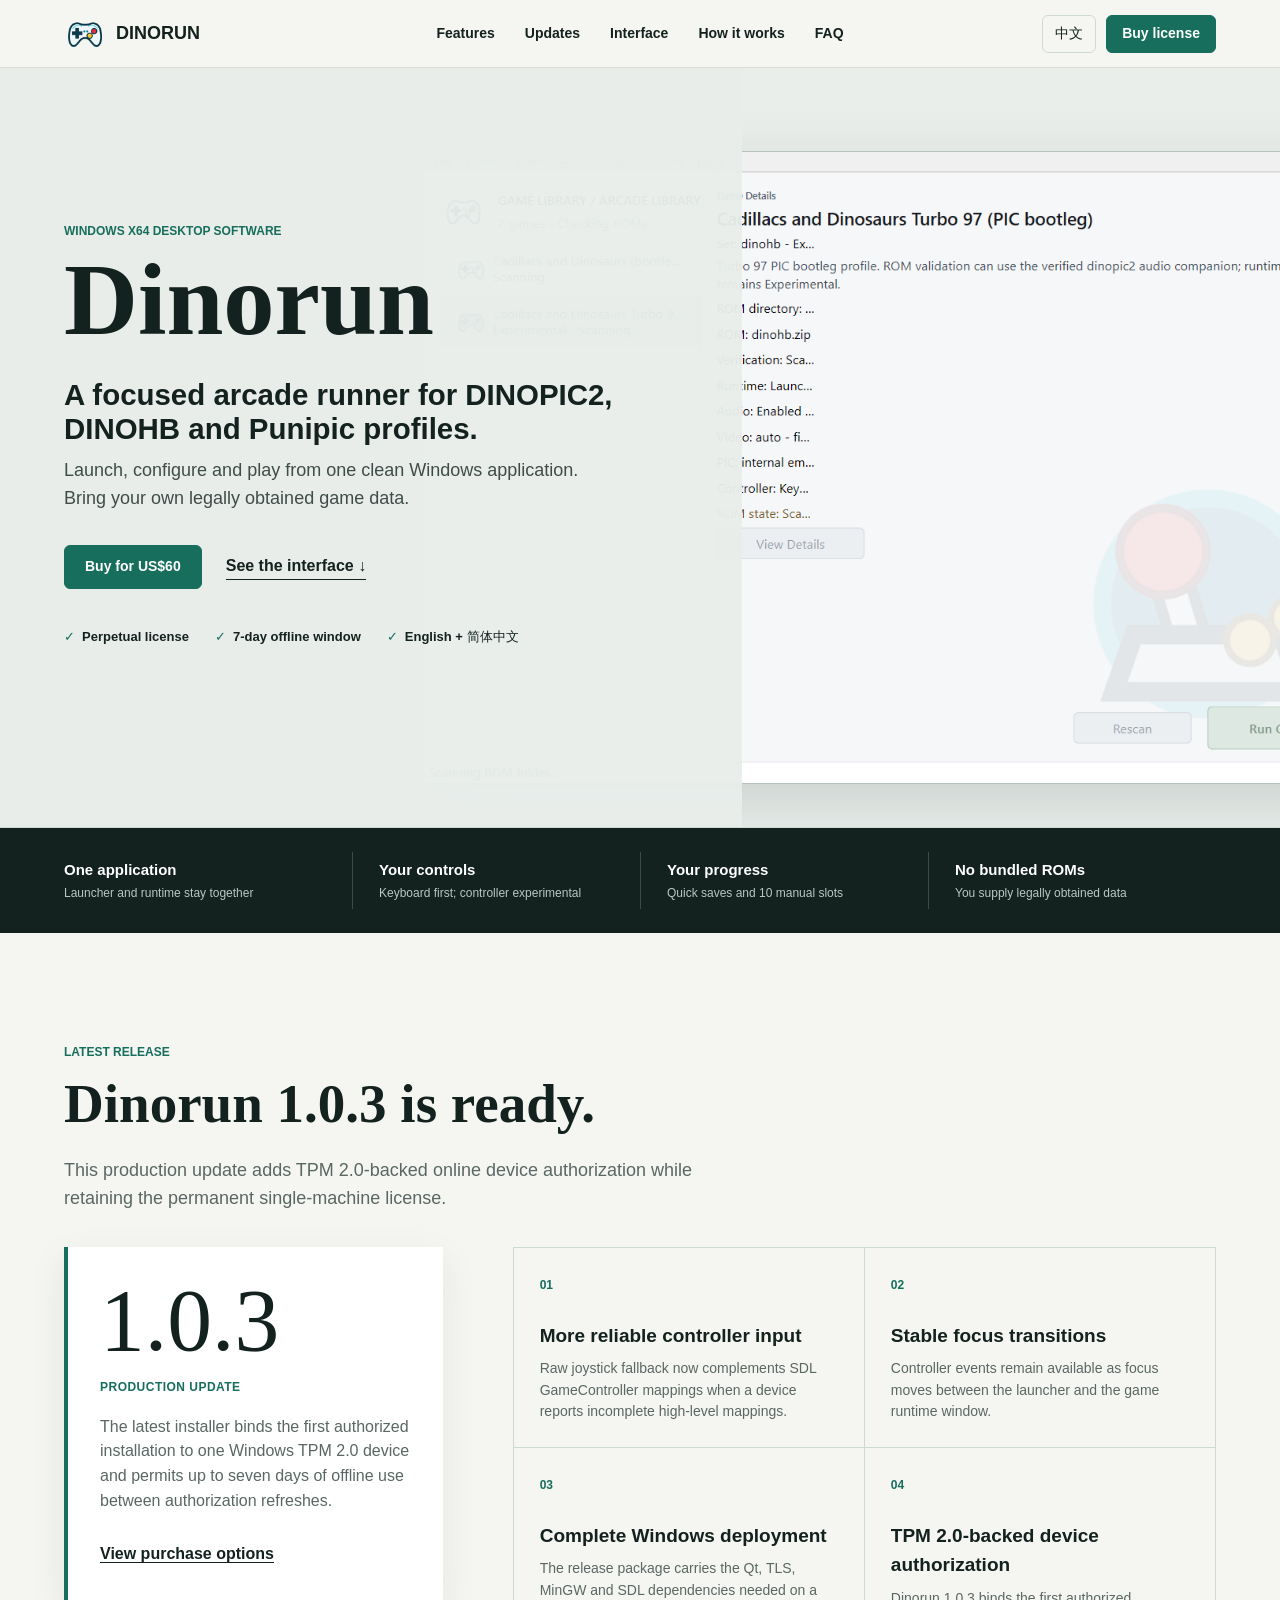
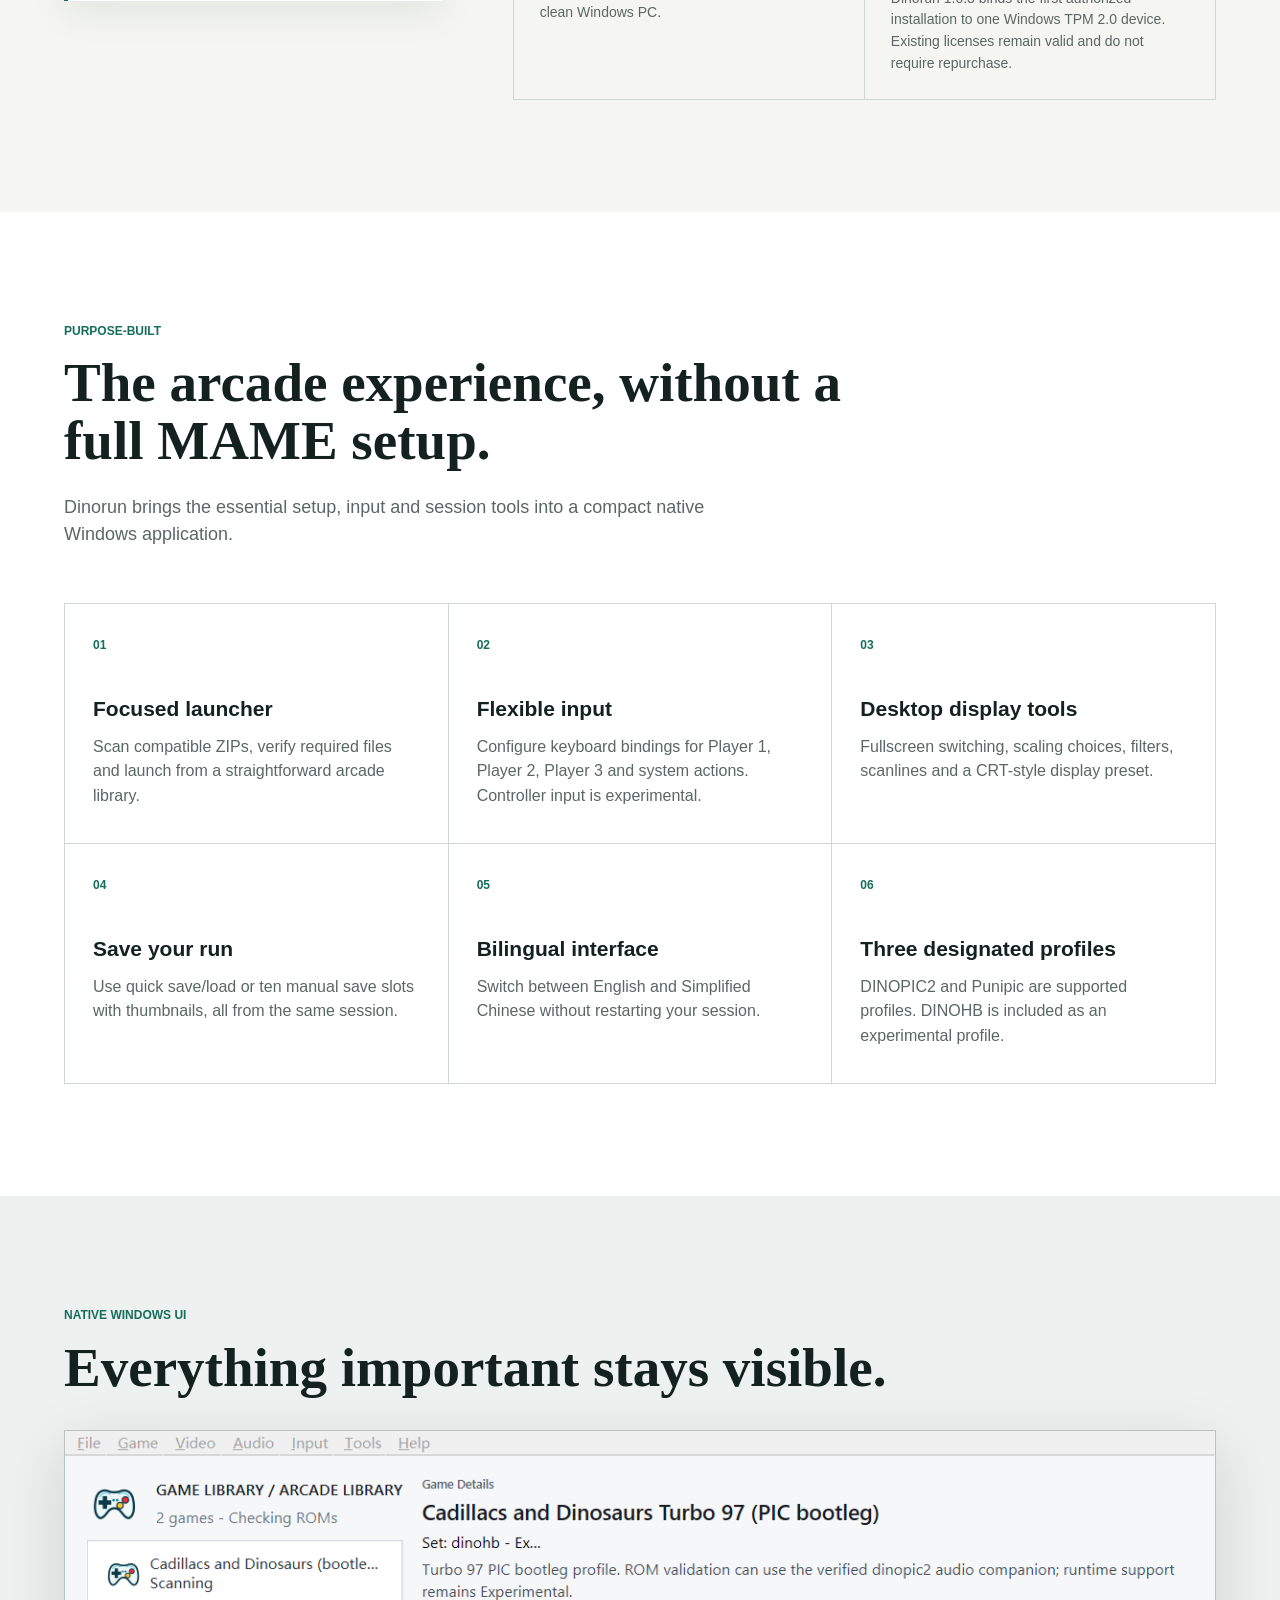
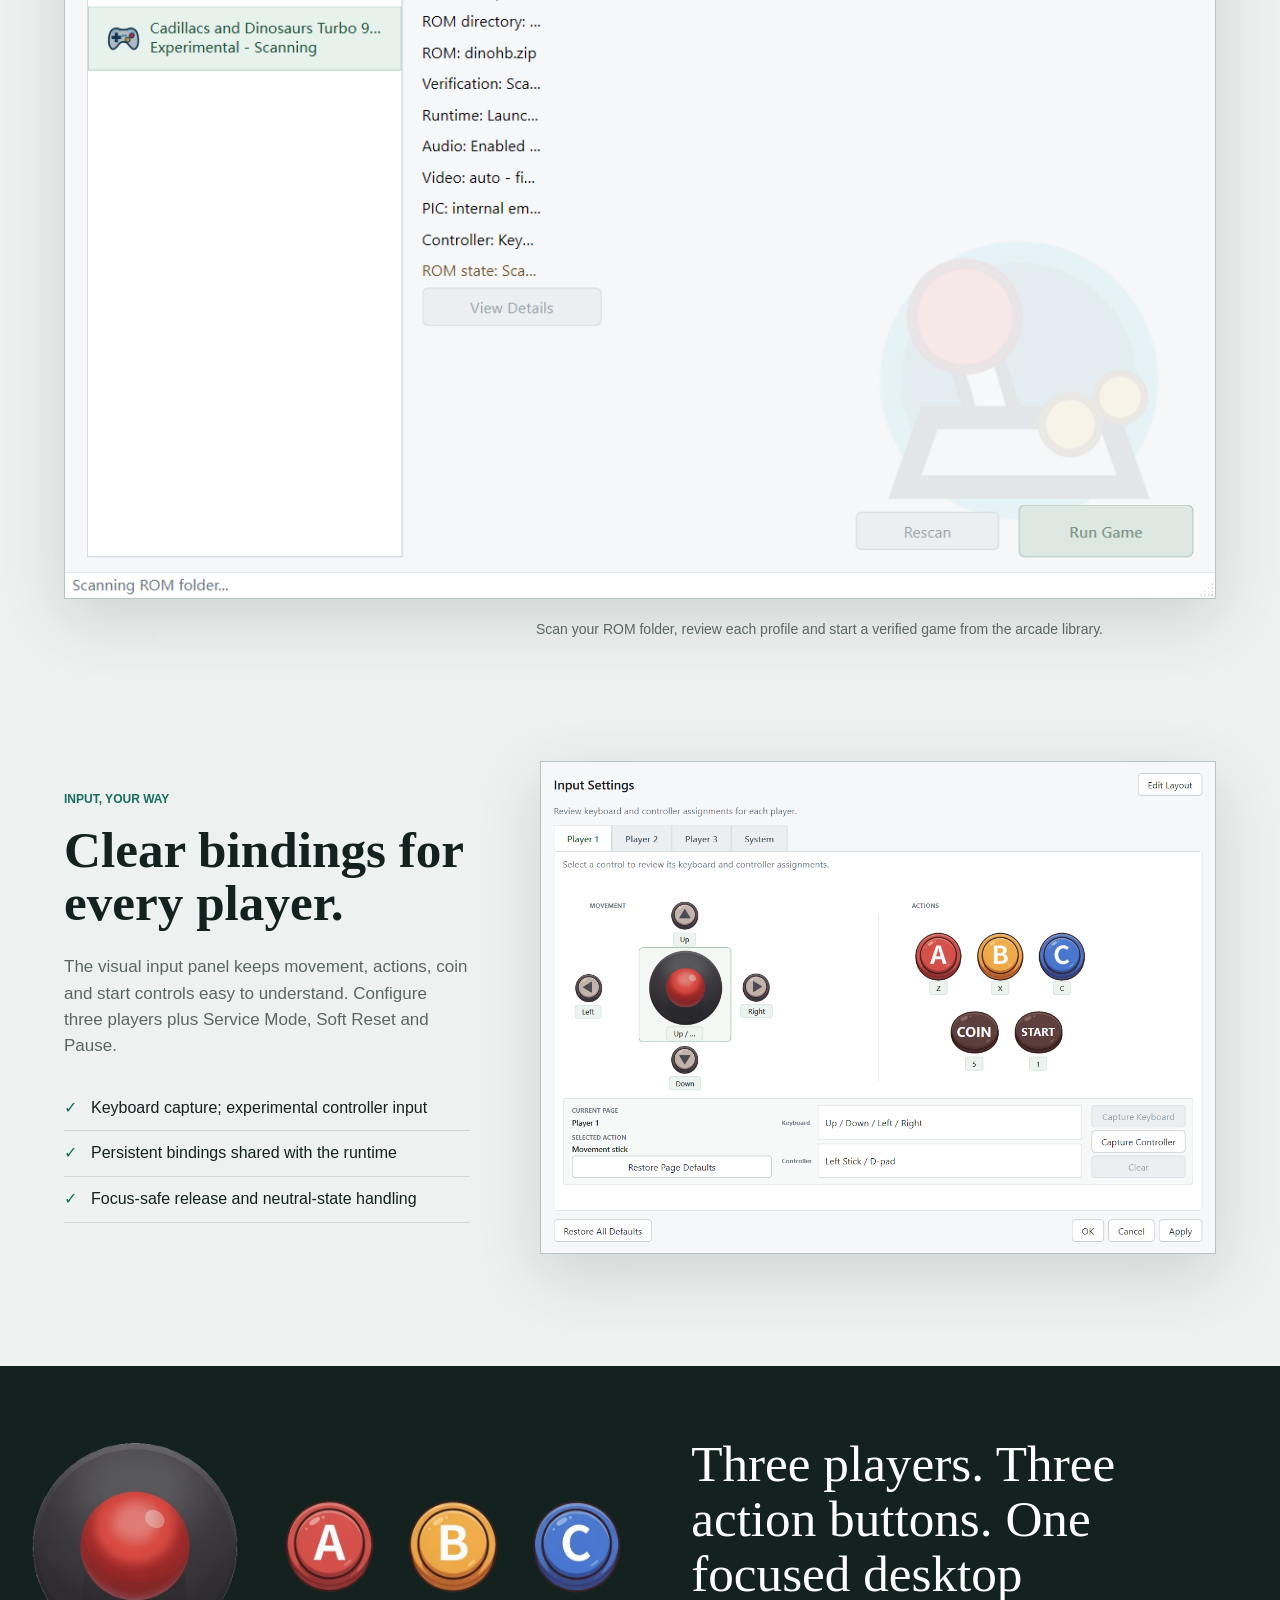
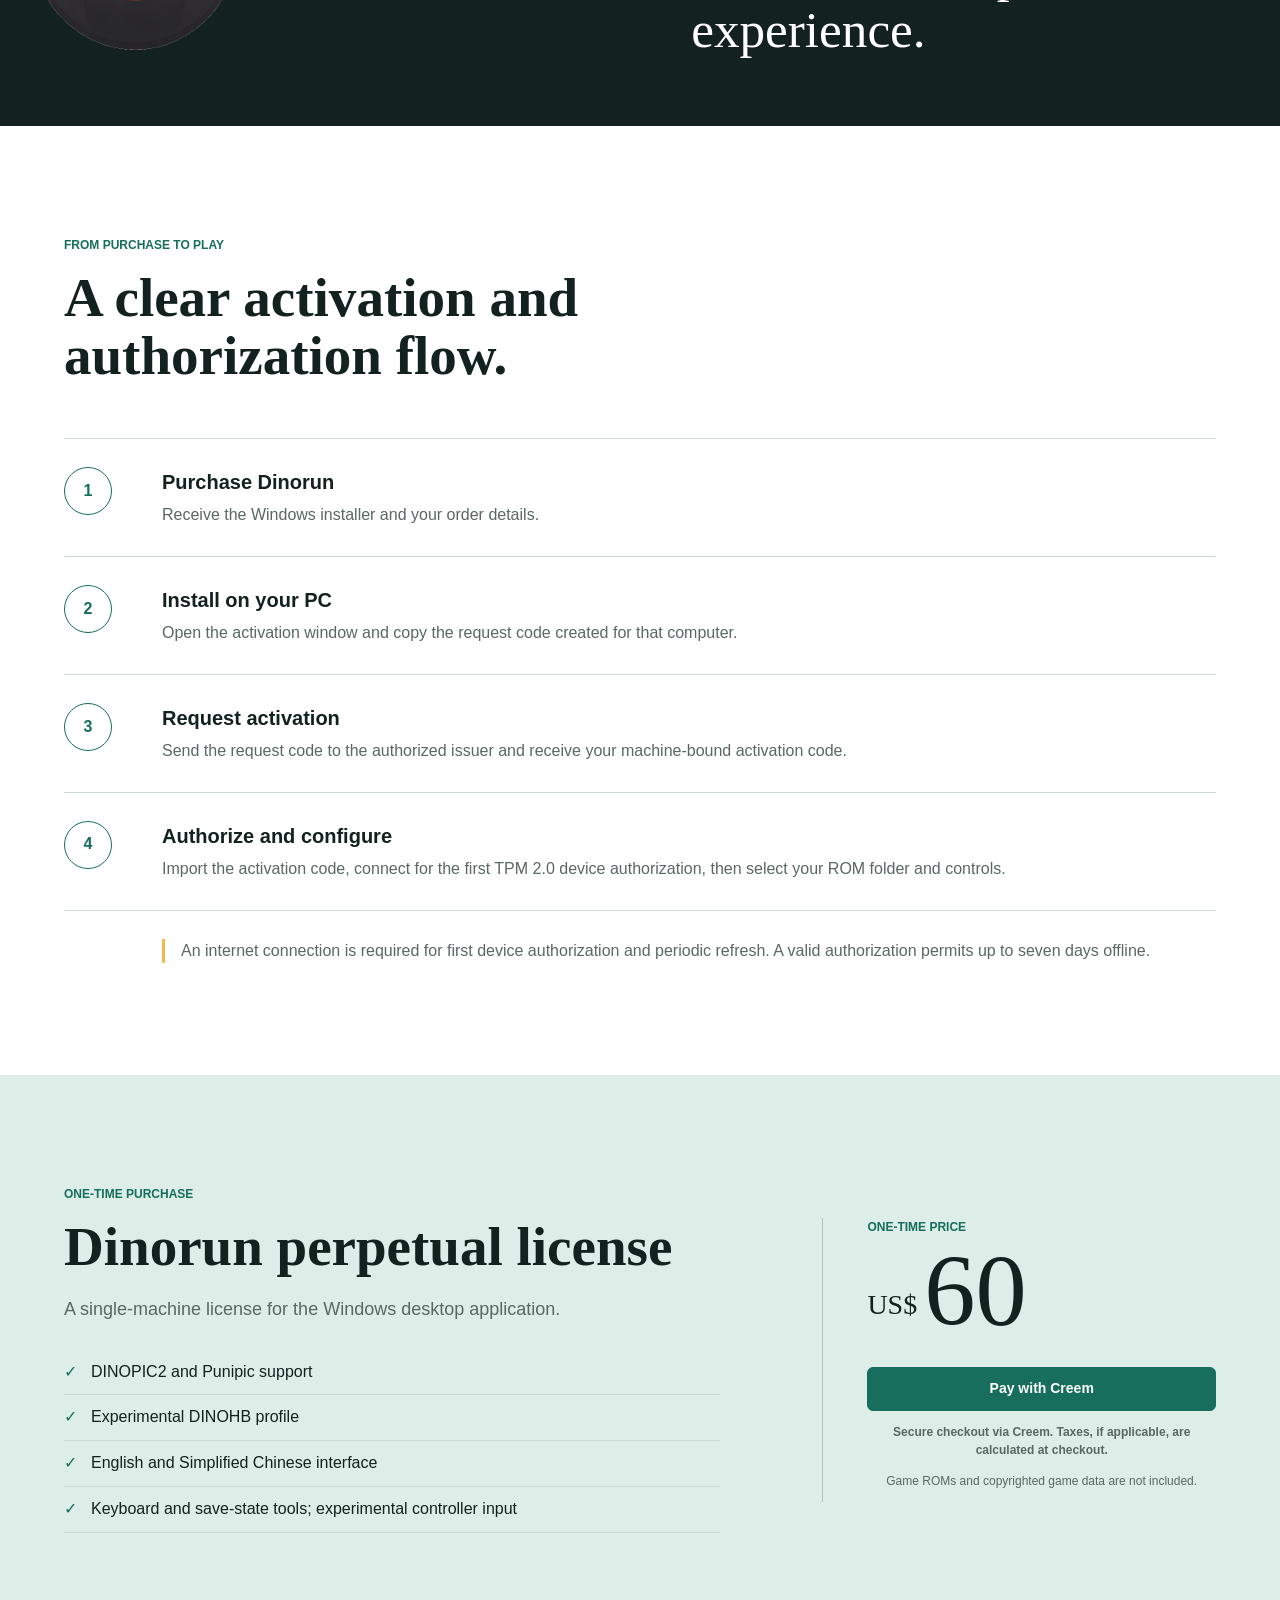
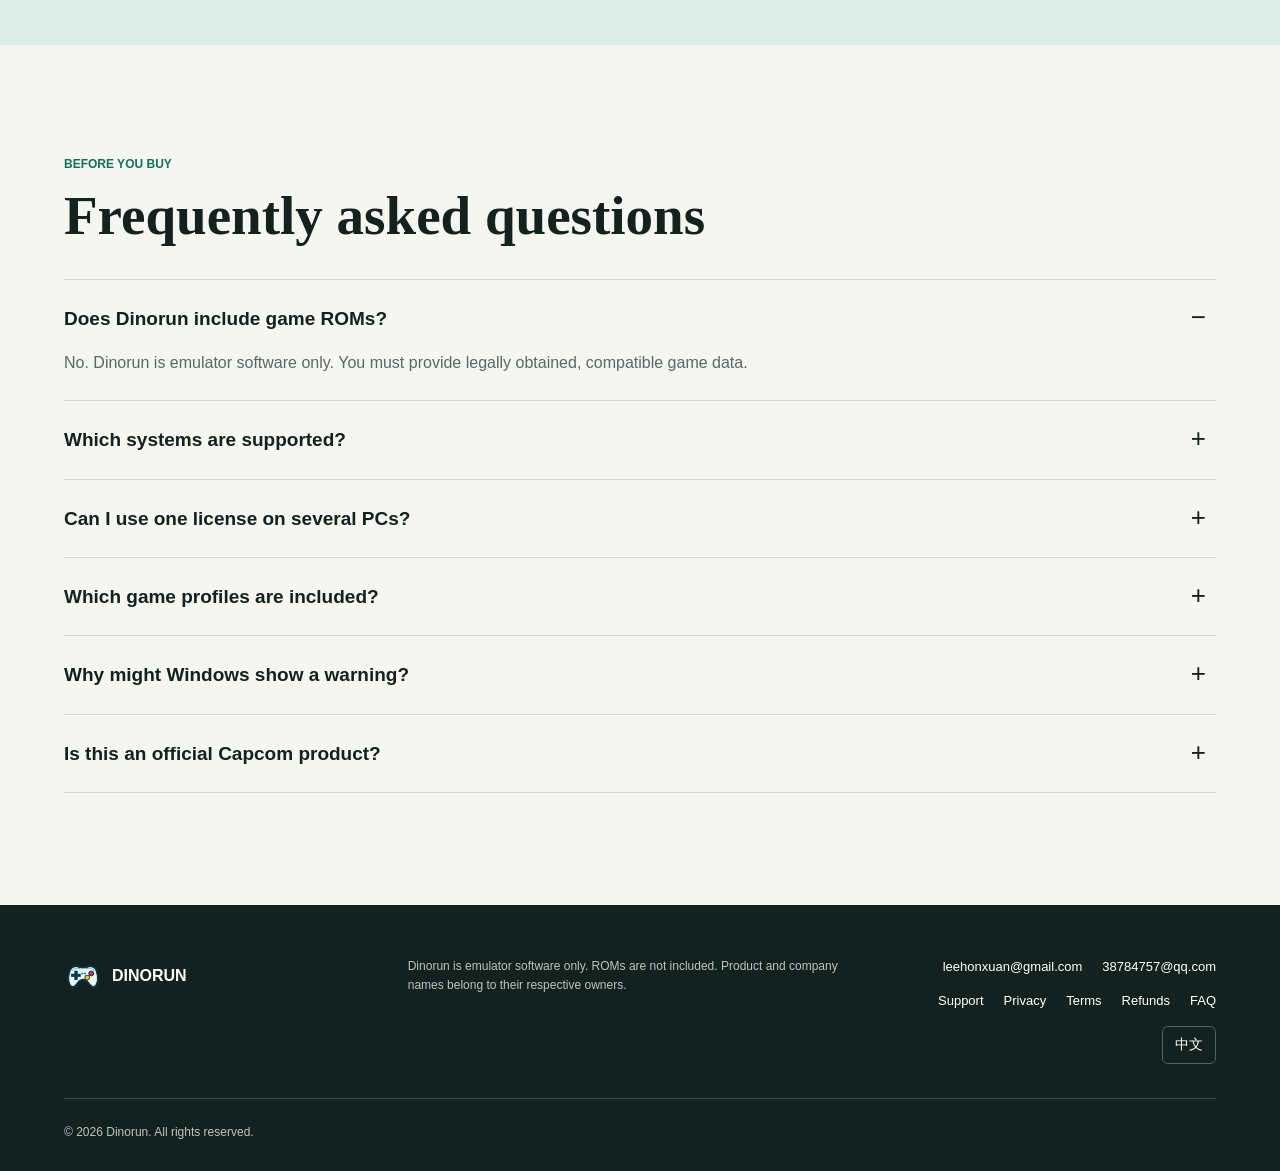
<file: index.html>
<!doctype html>
<html lang="en">
<head>
  <meta charset="utf-8">
  <meta name="viewport" content="width=device-width, initial-scale=1">
  <meta name="description" content="Dinorun 1.0.3 is a focused Windows arcade runner for DINOPIC2, DINOHB and Punipic profiles. ROMs are not included.">
  <meta name="theme-color" content="#f5f6f2">
  <meta property="og:type" content="website">
  <meta property="og:title" content="Dinorun - Focused arcade software for Windows">
  <meta property="og:description" content="Dinorun 1.0.3 combines a streamlined Windows launcher, configurable controls, save states and a TPM 2.0-backed single-machine license. ROMs are not included.">
  <meta property="og:image" content="assets/images/launcher-en.png">
  <title>Dinorun | Windows Arcade Software</title>
  <link rel="icon" href="assets/images/dinorun.ico">
  <link rel="stylesheet" href="styles.css">
  <script src="site-config.js" defer></script>
  <script src="script.js?v=1.0.3-online-license" defer></script>
</head>
<body>
  <a class="skip-link" href="#main" data-i18n="skip">Skip to content</a>

  <header class="site-header">
    <a class="brand" href="#top" aria-label="Dinorun home">
      <img src="assets/images/gamepad.png" alt="" width="42" height="42">
      <span>DINORUN</span>
    </a>
    <nav class="desktop-nav" aria-label="Primary navigation">
      <a href="#features" data-i18n="navFeatures">Features</a>
      <a href="#updates" data-i18n="navUpdates">Updates</a>
      <a href="#interface" data-i18n="navInterface">Interface</a>
      <a href="#how" data-i18n="navHow">How it works</a>
      <a href="#faq" data-i18n="navFaq">FAQ</a>
    </nav>
    <div class="header-actions">
      <button class="lang-toggle" type="button" aria-label="Switch language">
        <span data-lang-label>中文</span>
      </button>
      <a class="button button-small buy-link" href="#purchase" data-i18n="buy">Buy license</a>
    </div>
  </header>

  <main id="main">
    <section class="hero" id="top" aria-labelledby="hero-title">
      <img class="hero-product-shot locale-image" data-en="assets/images/launcher-en.png" data-zh="assets/images/launcher-zh.png" src="assets/images/launcher-en.png" alt="Dinorun launcher showing the arcade library">
      <div class="hero-scrim" aria-hidden="true"></div>
      <div class="hero-content">
        <p class="eyebrow" data-i18n="heroEyebrow">WINDOWS X64 DESKTOP SOFTWARE</p>
        <h1 id="hero-title">Dinorun</h1>
        <p class="hero-lead" data-i18n="heroLead">A focused arcade runner for DINOPIC2, DINOHB and Punipic profiles.</p>
        <p class="hero-copy" data-i18n="heroCopy">Launch, configure and play from one clean Windows application. Bring your own legally obtained game data.</p>
        <div class="hero-actions">
          <a class="button buy-link" href="#purchase"><span data-i18n="buyFor">Buy for US$60</span></a>
          <a class="text-link" href="#interface"><span data-i18n="seeInterface">See the interface</span><span aria-hidden="true"> ↓</span></a>
        </div>
        <ul class="hero-facts" aria-label="Product summary">
          <li data-i18n="factLicense">Perpetual license</li>
          <li data-i18n="factOffline">7-day offline window</li>
          <li data-i18n="factLanguage">English + 简体中文</li>
        </ul>
      </div>
    </section>

    <section class="trust-strip" aria-label="Product highlights">
      <div><strong data-i18n="trustOneTitle">One application</strong><span data-i18n="trustOneBody">Launcher and runtime stay together</span></div>
      <div><strong data-i18n="trustTwoTitle">Your controls</strong><span data-i18n="trustTwoBody">Keyboard first; controller experimental</span></div>
      <div><strong data-i18n="trustThreeTitle">Your progress</strong><span data-i18n="trustThreeBody">Quick saves and 10 manual slots</span></div>
      <div><strong data-i18n="trustFourTitle">No bundled ROMs</strong><span data-i18n="trustFourBody">You supply legally obtained data</span></div>
    </section>

    <section class="section release-update" id="updates" aria-labelledby="updates-title">
      <div class="section-heading compact">
        <p class="eyebrow" data-i18n="updatesEyebrow">LATEST RELEASE</p>
        <h2 id="updates-title" data-i18n="updatesTitle">Dinorun 1.0.3 is ready.</h2>
        <p data-i18n="updatesIntro">This production update adds TPM 2.0-backed online device authorization while retaining the permanent single-machine license.</p>
      </div>
      <div class="release-update-grid">
        <article class="release-update-summary">
          <div class="release-version">1.0.3</div>
          <p class="release-channel" data-i18n="updatesChannel">PRODUCTION UPDATE</p>
            <p data-i18n="updatesSummary">The latest installer binds the first authorized installation to one Windows TPM 2.0 device and permits up to seven days of offline use between authorization refreshes.</p>
          <a class="text-link" href="#purchase" data-i18n="updatesCta">View purchase options</a>
        </article>
        <div class="release-update-list">
          <article>
            <span class="feature-number">01</span>
            <h3 data-i18n="updatesControllerTitle">More reliable controller input</h3>
            <p data-i18n="updatesControllerBody">Raw joystick fallback now complements SDL GameController mappings when a device reports incomplete high-level mappings.</p>
          </article>
          <article>
            <span class="feature-number">02</span>
            <h3 data-i18n="updatesFocusTitle">Stable focus transitions</h3>
            <p data-i18n="updatesFocusBody">Controller events remain available as focus moves between the launcher and the game runtime window.</p>
          </article>
          <article>
            <span class="feature-number">03</span>
            <h3 data-i18n="updatesDeploymentTitle">Complete Windows deployment</h3>
            <p data-i18n="updatesDeploymentBody">The release package carries the Qt, TLS, MinGW and SDL dependencies needed on a clean Windows PC.</p>
          </article>
          <article>
            <span class="feature-number">04</span>
            <h3 data-i18n="updatesPunipicTitle">TPM 2.0-backed device authorization</h3>
            <p data-i18n="updatesPunipicBody">Dinorun 1.0.3 binds the first authorized installation to one Windows TPM 2.0 device. Existing licenses remain valid and do not require repurchase.</p>
          </article>
        </div>
      </div>
    </section>

    <section class="section features" id="features">
      <div class="section-heading">
        <p class="eyebrow" data-i18n="featuresEyebrow">PURPOSE-BUILT</p>
        <h2 data-i18n="featuresTitle">The arcade experience, without a full MAME setup.</h2>
        <p data-i18n="featuresIntro">Dinorun brings the essential setup, input and session tools into a compact native Windows application.</p>
      </div>
      <div class="feature-grid">
        <article>
          <span class="feature-number">01</span>
          <h3 data-i18n="featureLauncherTitle">Focused launcher</h3>
          <p data-i18n="featureLauncherBody">Scan compatible ZIPs, verify required files and launch from a straightforward arcade library.</p>
        </article>
        <article>
          <span class="feature-number">02</span>
          <h3 data-i18n="featureInputTitle">Flexible input</h3>
          <p data-i18n="featureInputBody">Configure keyboard bindings for Player 1, Player 2, Player 3 and system actions. Controller input is experimental.</p>
        </article>
        <article>
          <span class="feature-number">03</span>
          <h3 data-i18n="featureDisplayTitle">Desktop display tools</h3>
          <p data-i18n="featureDisplayBody">Fullscreen switching, scaling choices, filters, scanlines and a CRT-style display preset.</p>
        </article>
        <article>
          <span class="feature-number">04</span>
          <h3 data-i18n="featureSaveTitle">Save your run</h3>
          <p data-i18n="featureSaveBody">Use quick save/load or ten manual save slots with thumbnails, all from the same session.</p>
        </article>
        <article>
          <span class="feature-number">05</span>
          <h3 data-i18n="featureLanguageTitle">Bilingual interface</h3>
          <p data-i18n="featureLanguageBody">Switch between English and Simplified Chinese without restarting your session.</p>
        </article>
        <article>
          <span class="feature-number">06</span>
          <h3 data-i18n="featureProfilesTitle">Three designated profiles</h3>
          <p data-i18n="featureProfilesBody">DINOPIC2 and Punipic are supported profiles. DINOHB is included as an experimental profile.</p>
        </article>
      </div>
    </section>

    <section class="section interface" id="interface">
      <div class="section-heading compact">
        <p class="eyebrow" data-i18n="interfaceEyebrow">NATIVE WINDOWS UI</p>
        <h2 data-i18n="interfaceTitle">Everything important stays visible.</h2>
      </div>
      <figure class="product-window">
        <img class="locale-image" data-en="assets/images/launcher-en.png" data-zh="assets/images/launcher-zh.png" src="assets/images/launcher-en.png" alt="Dinorun arcade library launcher">
        <figcaption data-i18n="launcherCaption">Scan your ROM folder, review each profile and start a verified game from the arcade library.</figcaption>
      </figure>
      <div class="controls-showcase">
        <div class="controls-copy">
          <p class="eyebrow" data-i18n="controlsEyebrow">INPUT, YOUR WAY</p>
          <h2 data-i18n="controlsTitle">Clear bindings for every player.</h2>
          <p data-i18n="controlsBody">The visual input panel keeps movement, actions, coin and start controls easy to understand. Configure three players plus Service Mode, Soft Reset and Pause.</p>
          <ul class="check-list">
            <li data-i18n="controlsPointOne">Keyboard capture; experimental controller input</li>
            <li data-i18n="controlsPointTwo">Persistent bindings shared with the runtime</li>
            <li data-i18n="controlsPointThree">Focus-safe release and neutral-state handling</li>
          </ul>
        </div>
        <figure class="input-window">
          <img class="locale-image" data-en="assets/images/input-settings-en.png" data-zh="assets/images/input-settings-zh.png" src="assets/images/input-settings-en.png" alt="Dinorun input settings window">
        </figure>
      </div>
    </section>

    <section class="arcade-band" aria-label="Arcade controls">
      <div class="arcade-art" aria-hidden="true">
        <img class="stick" src="assets/images/joystick.png" alt="">
        <img src="assets/images/button-a.png" alt="">
        <img src="assets/images/button-b.png" alt="">
        <img src="assets/images/button-c.png" alt="">
      </div>
      <p data-i18n="arcadeBand">Three players. Three action buttons. One focused desktop experience.</p>
    </section>

    <section class="section how" id="how">
      <div class="section-heading">
        <p class="eyebrow" data-i18n="howEyebrow">FROM PURCHASE TO PLAY</p>
        <h2 data-i18n="howTitle">A clear activation and authorization flow.</h2>
      </div>
      <ol class="steps">
        <li><span>1</span><div><h3 data-i18n="stepOneTitle">Purchase Dinorun</h3><p data-i18n="stepOneBody">Receive the Windows installer and your order details.</p></div></li>
        <li><span>2</span><div><h3 data-i18n="stepTwoTitle">Install on your PC</h3><p data-i18n="stepTwoBody">Open the activation window and copy the request code created for that computer.</p></div></li>
        <li><span>3</span><div><h3 data-i18n="stepThreeTitle">Request activation</h3><p data-i18n="stepThreeBody">Send the request code to the authorized issuer and receive your machine-bound activation code.</p></div></li>
        <li><span>4</span><div><h3 data-i18n="stepFourTitle">Authorize and configure</h3><p data-i18n="stepFourBody">Import the activation code, connect for the first TPM 2.0 device authorization, then select your ROM folder and controls.</p></div></li>
      </ol>
      <p class="note" data-i18n="activationNote">An internet connection is required for first device authorization and periodic refresh. A valid authorization permits up to seven days offline.</p>
    </section>

    <section class="section purchase" id="purchase">
      <div class="purchase-copy">
        <p class="eyebrow" data-i18n="purchaseEyebrow">ONE-TIME PURCHASE</p>
        <h2 data-i18n="purchaseTitle">Dinorun perpetual license</h2>
        <p data-i18n="purchaseBody">A single-machine license for the Windows desktop application.</p>
        <ul class="check-list">
          <li data-i18n="purchaseOne">DINOPIC2 and Punipic support</li>
          <li data-i18n="purchaseTwo">Experimental DINOHB profile</li>
          <li data-i18n="purchaseThree">English and Simplified Chinese interface</li>
          <li data-i18n="purchaseFour">Keyboard and save-state tools; experimental controller input</li>
        </ul>
      </div>
      <div class="price-panel">
        <p data-i18n="priceLabel">ONE-TIME PRICE</p>
        <div class="price"><span>US$</span>60</div>
        <a class="button button-wide buy-link" href="#purchase" data-i18n="buyNow">Pay with Creem</a>
        <p class="checkout-status" data-i18n="checkoutPending">Secure checkout via Creem. Taxes, if applicable, are calculated at checkout.</p>
        <p class="price-fine" data-i18n="priceFine">Game ROMs and copyrighted game data are not included.</p>
      </div>
    </section>

    <section class="section faq" id="faq">
      <div class="section-heading compact">
        <p class="eyebrow" data-i18n="faqEyebrow">BEFORE YOU BUY</p>
        <h2 data-i18n="faqTitle">Frequently asked questions</h2>
      </div>
      <div class="faq-list">
        <details open>
          <summary data-i18n="faqRomQ">Does Dinorun include game ROMs?</summary>
          <p data-i18n="faqRomA">No. Dinorun is emulator software only. You must provide legally obtained, compatible game data.</p>
        </details>
        <details>
          <summary data-i18n="faqSystemQ">Which systems are supported?</summary>
          <p data-i18n="faqSystemA">Dinorun requires a Windows x64 desktop computer with a working TPM 2.0 and internet access for first device authorization and periodic refresh. It is not offered for Android, iOS or macOS.</p>
        </details>
        <details>
          <summary data-i18n="faqLicenseQ">Can I use one license on several PCs?</summary>
          <p data-i18n="faqLicenseA">No. The perpetual license is bound to one computer. A different computer requires a separate activation.</p>
        </details>
        <details>
          <summary data-i18n="faqProfileQ">Which game profiles are included?</summary>
          <p data-i18n="faqProfileA">DINOPIC2 and Punipic are supported profiles. DINOHB remains experimental.</p>
        </details>
        <details>
          <summary data-i18n="faqWarningQ">Why might Windows show a warning?</summary>
          <p data-i18n="faqWarningA">The current build is not code-signed, so Windows SmartScreen or antivirus software may warn on first launch. Verify files using the publisher-provided SHA-256 checksums.</p>
        </details>
        <details>
          <summary data-i18n="faqTrademarkQ">Is this an official Capcom product?</summary>
          <p data-i18n="faqTrademarkA">No. Dinorun is an independent software project and is not affiliated with, authorized, sponsored or endorsed by Capcom.</p>
        </details>
      </div>
    </section>
  </main>

  <footer class="site-footer">
    <div class="footer-brand"><img src="assets/images/gamepad.png" alt="" width="38" height="38"><strong>DINORUN</strong></div>
    <p data-i18n="footerLegal">Dinorun is emulator software only. ROMs are not included. Product and company names belong to their respective owners.</p>
    <div class="footer-links">
      <a data-support-email-index="0" href="mailto:38784757@qq.com">38784757@qq.com</a>
      <a data-support-email-index="1" href="mailto:leehonxuan@gmail.com">leehonxuan@gmail.com</a>
      <a href="support.html" data-i18n="support">Support</a>
      <a href="privacy.html" data-i18n="privacy">Privacy</a>
      <a href="terms.html" data-i18n="terms">Terms</a>
      <a href="refunds.html" data-i18n="refunds">Refunds</a>
      <a href="#faq" data-i18n="legal">FAQ</a>
      <button class="lang-toggle footer-lang" type="button" data-lang-label>中文</button>
    </div>
    <p class="copyright">© <span data-year></span> Dinorun. <span data-i18n="rights">All rights reserved.</span></p>
  </footer>

  <dialog class="checkout-dialog">
    <button class="dialog-close" type="button" aria-label="Close">×</button>
    <img src="assets/images/gamepad.png" alt="" width="58" height="58">
    <h2 data-i18n="dialogTitle">Creem checkout</h2>
    <p data-i18n="dialogBody">The Creem checkout page should open in a new tab. If it does not open, please contact support.</p>
    <button class="button dialog-ok" type="button" data-i18n="dialogOk">Got it</button>
  </dialog>
</body>
</html>
</file>
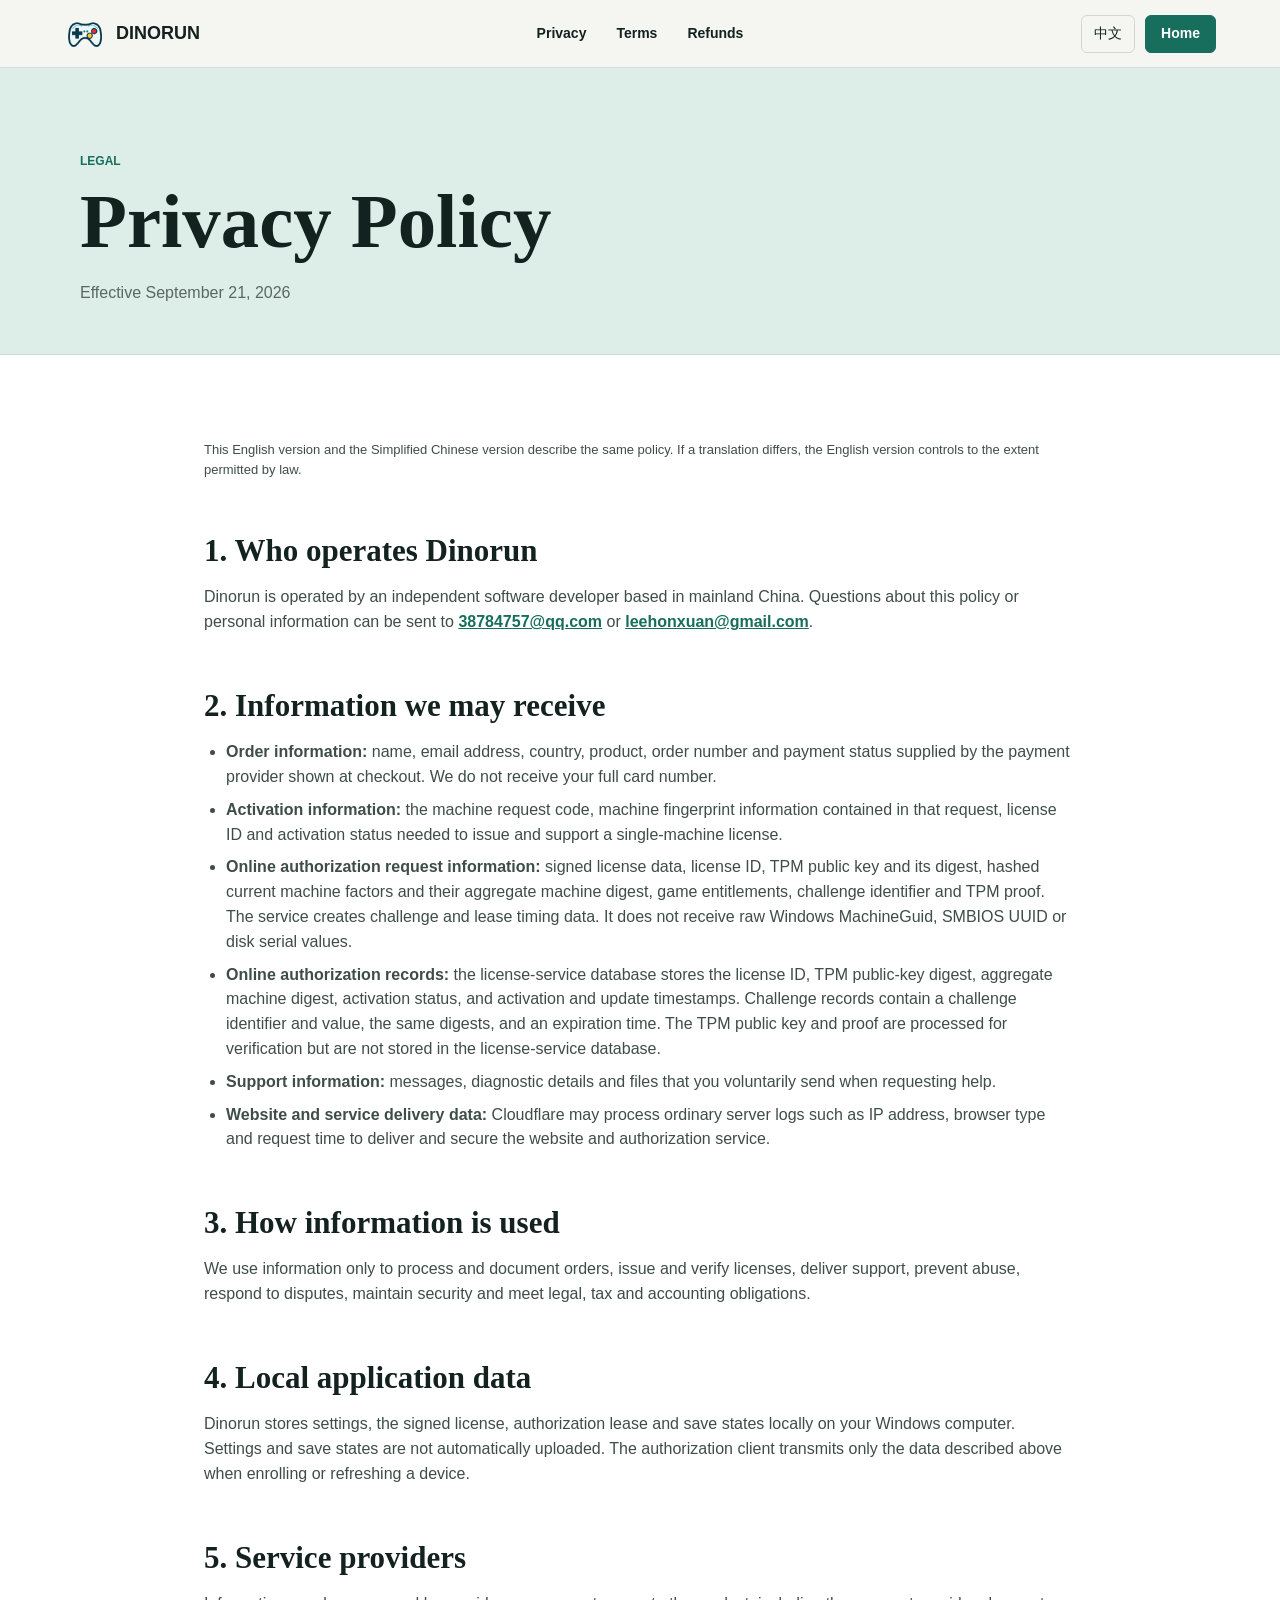
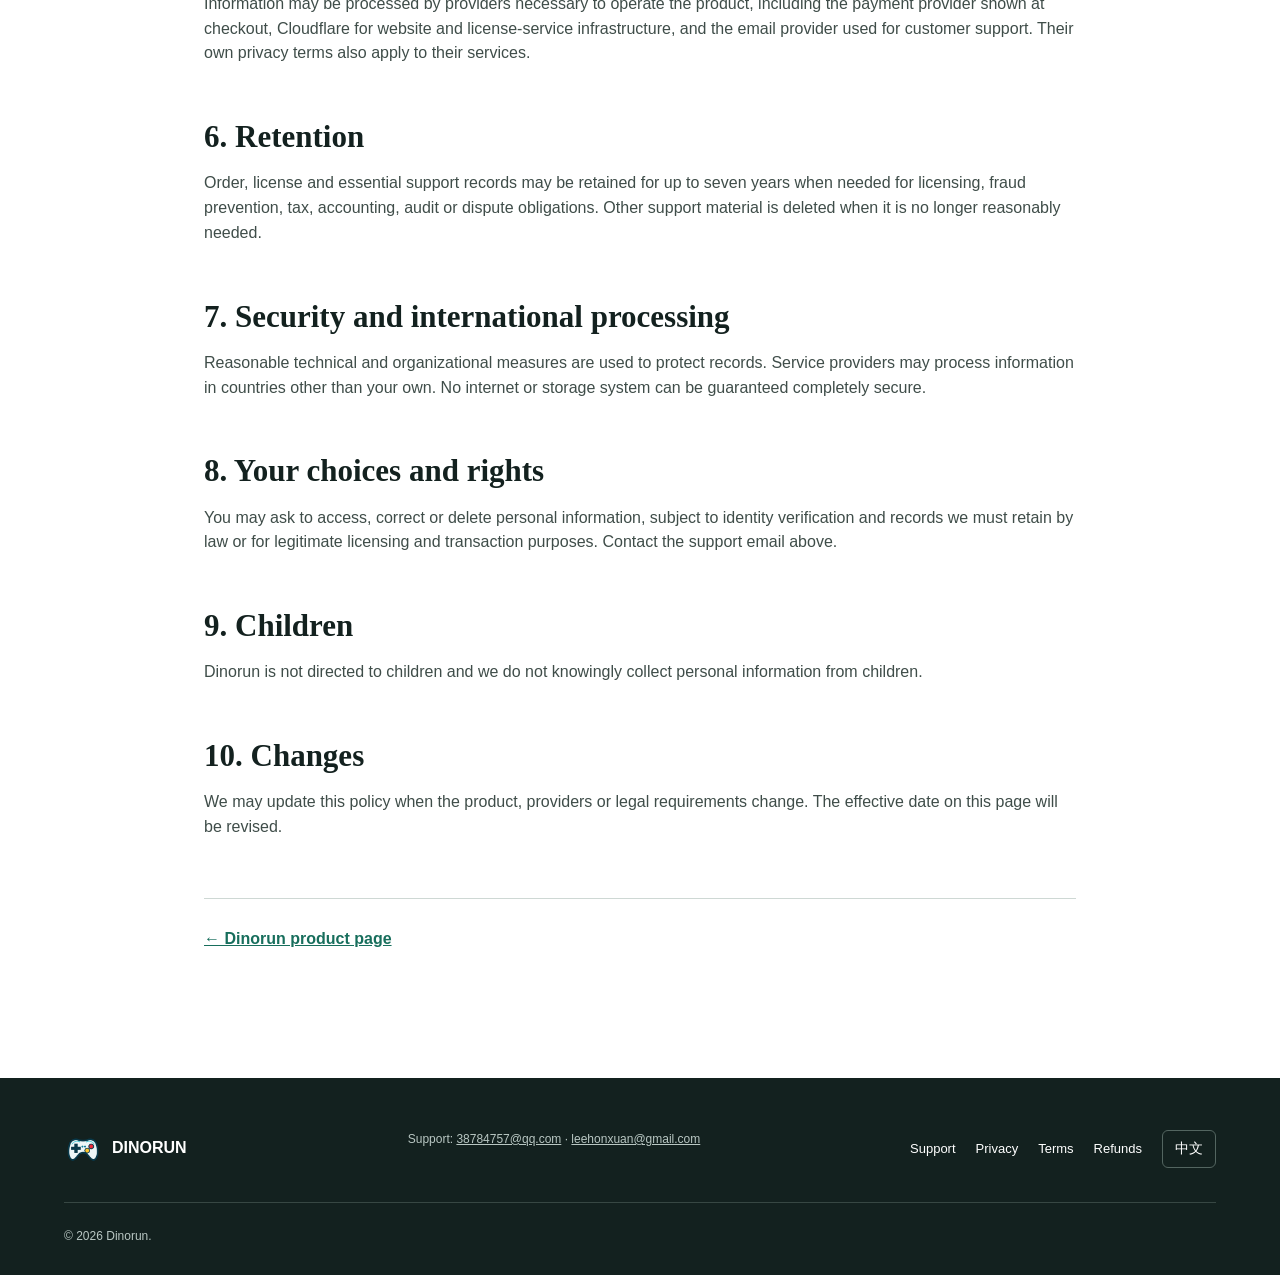
<file: privacy.html>
<!doctype html>
<html lang="en">
<head>
  <meta charset="utf-8">
  <meta name="viewport" content="width=device-width, initial-scale=1">
  <meta name="description" content="Dinorun privacy policy and information-handling practices.">
  <title>Privacy Policy | Dinorun</title>
  <link rel="icon" href="assets/images/dinorun.ico">
  <link rel="stylesheet" href="styles.css">
  <script src="legal.js" defer></script>
</head>
<body data-title-en="Privacy Policy" data-title-zh="隐私政策">
  <header class="site-header">
    <a class="brand" href="index.html"><img src="assets/images/gamepad.png" alt="" width="42" height="42"><span>DINORUN</span></a>
    <nav class="desktop-nav" aria-label="Legal navigation"><a href="privacy.html">Privacy</a><a href="terms.html">Terms</a><a href="refunds.html">Refunds</a></nav>
    <div class="header-actions"><button class="lang-toggle" type="button" aria-label="Switch language"><span data-lang-label>中文</span></button><a class="button button-small" href="index.html">Home</a></div>
  </header>
  <main class="legal-main">
    <section class="legal-hero">
      <div data-copy-lang="en"><p class="eyebrow">LEGAL</p><h1>Privacy Policy</h1><p>Effective September 21, 2026</p></div>
      <div data-copy-lang="zh" hidden><p class="eyebrow">法律信息</p><h1>隐私政策</h1><p>生效日期：2026 年 9 月 21 日</p></div>
    </section>
    <article class="legal-document">
      <div data-copy-lang="en">
        <p class="legal-language-note">This English version and the Simplified Chinese version describe the same policy. If a translation differs, the English version controls to the extent permitted by law.</p>
        <h2>1. Who operates Dinorun</h2>
        <p>Dinorun is operated by an independent software developer based in mainland China. Questions about this policy or personal information can be sent to <a href="mailto:38784757@qq.com">38784757@qq.com</a> or <a href="mailto:leehonxuan@gmail.com">leehonxuan@gmail.com</a>.</p>
        <h2>2. Information we may receive</h2>
        <ul>
          <li><strong>Order information:</strong> name, email address, country, product, order number and payment status supplied by the payment provider shown at checkout. We do not receive your full card number.</li>
          <li><strong>Activation information:</strong> the machine request code, machine fingerprint information contained in that request, license ID and activation status needed to issue and support a single-machine license.</li>
          <li><strong>Online authorization request information:</strong> signed license data, license ID, TPM public key and its digest, hashed current machine factors and their aggregate machine digest, game entitlements, challenge identifier and TPM proof. The service creates challenge and lease timing data. It does not receive raw Windows MachineGuid, SMBIOS UUID or disk serial values.</li>
          <li><strong>Online authorization records:</strong> the license-service database stores the license ID, TPM public-key digest, aggregate machine digest, activation status, and activation and update timestamps. Challenge records contain a challenge identifier and value, the same digests, and an expiration time. The TPM public key and proof are processed for verification but are not stored in the license-service database.</li>
          <li><strong>Support information:</strong> messages, diagnostic details and files that you voluntarily send when requesting help.</li>
          <li><strong>Website and service delivery data:</strong> Cloudflare may process ordinary server logs such as IP address, browser type and request time to deliver and secure the website and authorization service.</li>
        </ul>
        <h2>3. How information is used</h2>
        <p>We use information only to process and document orders, issue and verify licenses, deliver support, prevent abuse, respond to disputes, maintain security and meet legal, tax and accounting obligations.</p>
        <h2>4. Local application data</h2>
        <p>Dinorun stores settings, the signed license, authorization lease and save states locally on your Windows computer. Settings and save states are not automatically uploaded. The authorization client transmits only the data described above when enrolling or refreshing a device.</p>
        <h2>5. Service providers</h2>
        <p>Information may be processed by providers necessary to operate the product, including the payment provider shown at checkout, Cloudflare for website and license-service infrastructure, and the email provider used for customer support. Their own privacy terms also apply to their services.</p>
        <h2>6. Retention</h2>
        <p>Order, license and essential support records may be retained for up to seven years when needed for licensing, fraud prevention, tax, accounting, audit or dispute obligations. Other support material is deleted when it is no longer reasonably needed.</p>
        <h2>7. Security and international processing</h2>
        <p>Reasonable technical and organizational measures are used to protect records. Service providers may process information in countries other than your own. No internet or storage system can be guaranteed completely secure.</p>
        <h2>8. Your choices and rights</h2>
        <p>You may ask to access, correct or delete personal information, subject to identity verification and records we must retain by law or for legitimate licensing and transaction purposes. Contact the support email above.</p>
        <h2>9. Children</h2>
        <p>Dinorun is not directed to children and we do not knowingly collect personal information from children.</p>
        <h2>10. Changes</h2>
        <p>We may update this policy when the product, providers or legal requirements change. The effective date on this page will be revised.</p>
      </div>
      <div data-copy-lang="zh" hidden>
        <p class="legal-language-note">本简体中文版本与英文版本描述同一政策。如翻译存在差异，在法律允许范围内以英文版本为准。</p>
        <h2>1. Dinorun 的运营者</h2>
        <p>Dinorun 由位于中国大陆的独立软件开发者运营。如对本政策或个人信息有疑问，请联系 <a href="mailto:38784757@qq.com">38784757@qq.com</a> 或 <a href="mailto:leehonxuan@gmail.com">leehonxuan@gmail.com</a>。</p>
        <h2>2. 我们可能收到的信息</h2>
        <ul>
          <li><strong>订单信息：</strong>由记录商户服务商提供的姓名、邮箱、国家或地区、产品、订单号和付款状态。我们不会收到完整银行卡号。</li>
          <li><strong>激活信息：</strong>签发和支持单机许可证所需的机器申请码、其中包含的机器指纹信息、许可证编号和激活状态。</li>
          <li><strong>联机授权请求信息：</strong>已签名许可证数据、许可证编号、TPM 公钥及其摘要、当前机器因素哈希及其汇总机器摘要、授权游戏、挑战编号和 TPM 证明。服务会生成挑战及租约时间数据。授权服务不会接收原始 Windows MachineGuid、SMBIOS UUID 或磁盘序列号。</li>
          <li><strong>联机授权记录：</strong>许可服务数据库保存许可证编号、TPM 公钥摘要、汇总机器摘要、激活状态，以及激活和更新时间。挑战记录包含挑战编号与随机值、相同摘要和过期时间。TPM 公钥和证明仅用于核验，不保存在许可服务数据库中。</li>
          <li><strong>支持信息：</strong>用户寻求帮助时自愿发送的消息、诊断信息和文件。</li>
          <li><strong>网站与服务访问数据：</strong>Cloudflare 为交付和保护网站及授权服务，可能处理 IP 地址、浏览器类型和请求时间等普通服务器日志。</li>
        </ul>
        <h2>3. 信息用途</h2>
        <p>信息仅用于处理和记录订单、签发与验证许可证、提供支持、防止滥用、处理争议、维护安全，以及履行法律、税务和会计义务。</p>
        <h2>4. 本地应用数据</h2>
        <p>Dinorun 将设置、已签名许可证、授权租约和存档保存在用户的 Windows 电脑本地。设置与存档不会自动上传；设备登记或授权刷新时，客户端仅传输上文列出的授权信息。</p>
        <h2>5. 服务提供商</h2>
        <p>为运营产品，必要信息可能由相关服务商处理，包括结账页面显示的支付服务商、提供网站及许可服务基础设施的 Cloudflare，以及用于客户支持的电子邮件服务商。使用这些服务时，其各自的隐私条款也适用。</p>
        <h2>6. 保存期限</h2>
        <p>因许可管理、反欺诈、税务、会计、审计或争议处理需要，订单、许可证和必要支持记录可能保存最长七年。其他支持材料将在不再有合理需要时删除。</p>
        <h2>7. 安全与跨境处理</h2>
        <p>我们采用合理的技术和组织措施保护记录。服务提供商可能在用户所在国家或地区以外处理信息。任何互联网传输或存储系统都无法保证绝对安全。</p>
        <h2>8. 用户选择与权利</h2>
        <p>在完成身份核验，并遵守法律强制保存以及正当许可和交易记录要求的前提下，用户可以申请访问、更正或删除个人信息。请通过上述客服邮箱联系。</p>
        <h2>9. 儿童</h2>
        <p>Dinorun 不面向儿童，我们不会故意收集儿童个人信息。</p>
        <h2>10. 政策变更</h2>
        <p>产品、服务提供商或法律要求变化时，我们可能更新本政策，并同步更新页面上的生效日期。</p>
      </div>
      <p class="legal-contact"><a href="index.html">← Dinorun product page</a></p>
    </article>
  </main>
  <footer class="site-footer"><div class="footer-brand"><img src="assets/images/gamepad.png" alt="" width="38" height="38"><strong>DINORUN</strong></div><p>Support: <a href="mailto:38784757@qq.com">38784757@qq.com</a> · <a href="mailto:leehonxuan@gmail.com">leehonxuan@gmail.com</a></p><div class="footer-links"><a href="support.html">Support</a><a href="privacy.html">Privacy</a><a href="terms.html">Terms</a><a href="refunds.html">Refunds</a><button class="lang-toggle footer-lang" type="button" data-lang-label>中文</button></div><p class="copyright">© <span data-year></span> Dinorun.</p></footer>
</body>
</html>
</file>
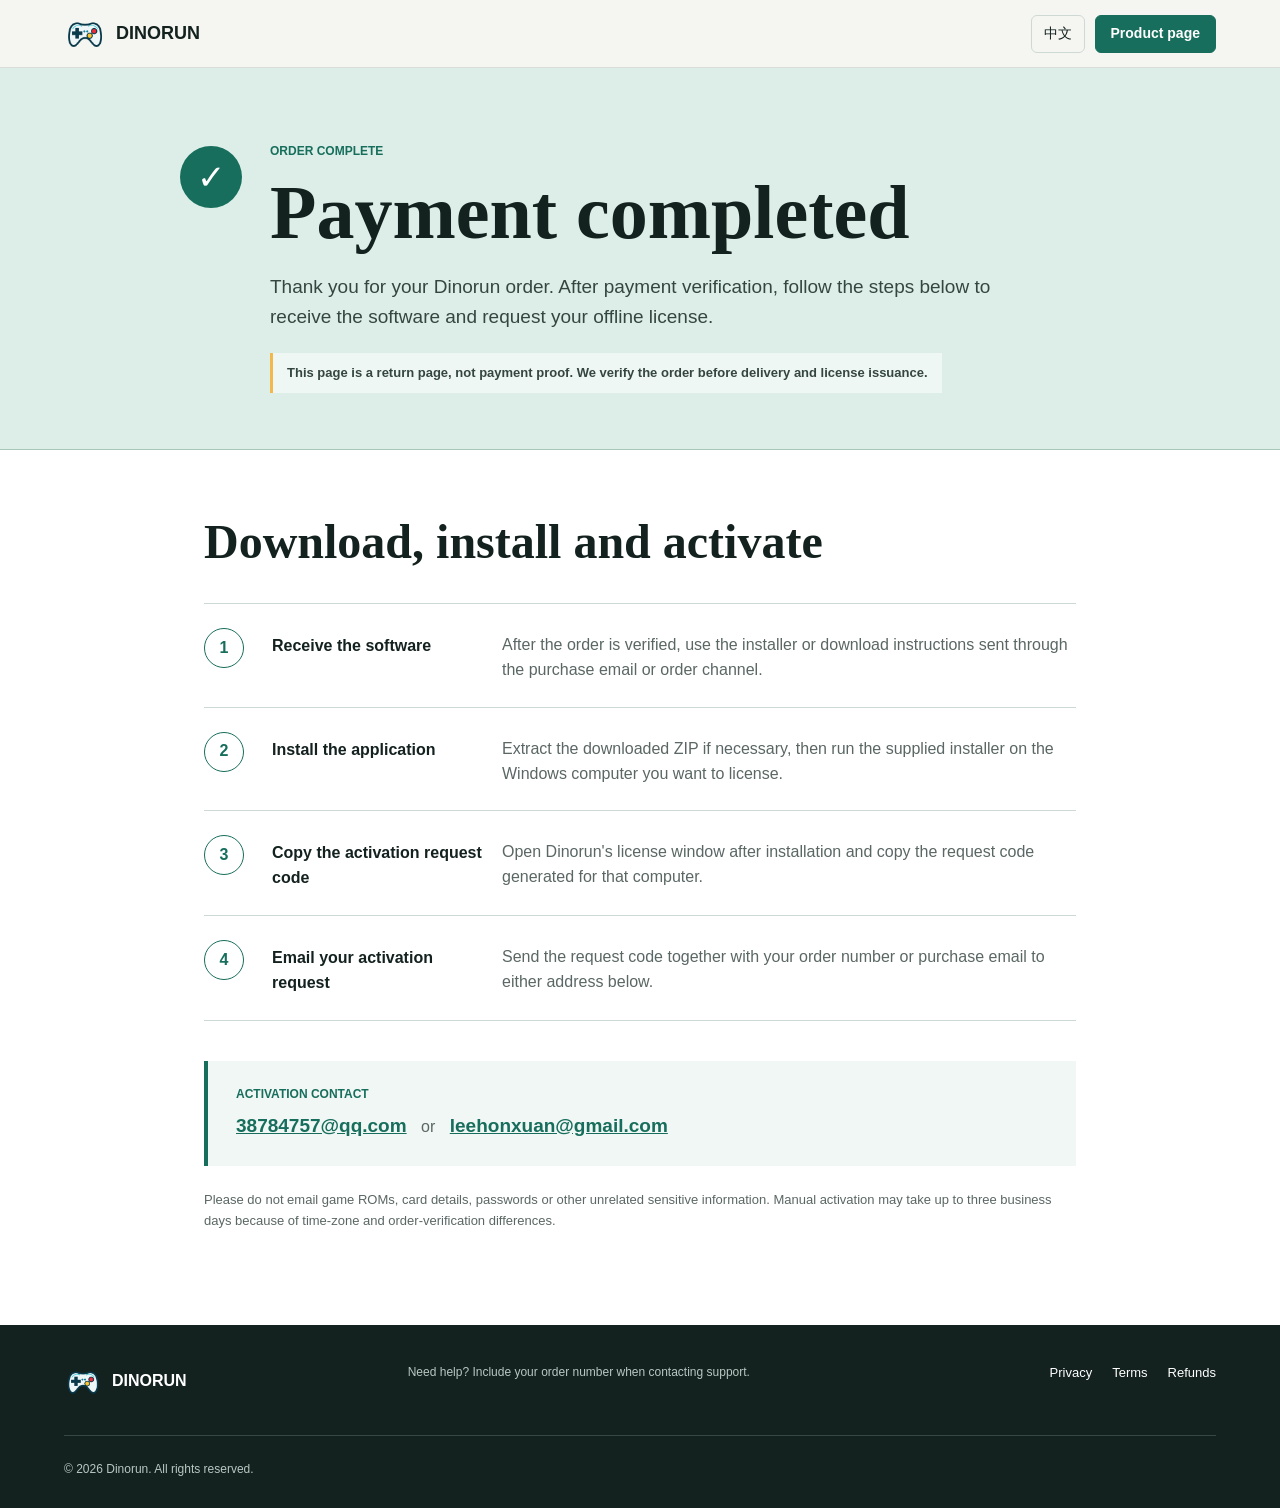
<file: purchase-complete.html>
<!doctype html>
<html lang="en">
<head>
  <meta charset="utf-8">
  <meta name="viewport" content="width=device-width, initial-scale=1">
  <meta name="description" content="Next steps after completing a Dinorun purchase.">
  <meta name="robots" content="noindex, nofollow">
  <meta name="theme-color" content="#dceee7">
  <title>Purchase Complete | Dinorun</title>
  <link rel="icon" href="assets/images/dinorun.ico">
  <link rel="stylesheet" href="styles.css">
  <script src="legal.js" defer></script>
</head>
<body data-title-en="Purchase Complete" data-title-zh="购买完成">
  <a class="skip-link" href="#main">
    <span data-copy-lang="en">Skip to content</span>
    <span data-copy-lang="zh" hidden>跳到正文</span>
  </a>

  <header class="site-header">
    <a class="brand" href="index.html" aria-label="Dinorun home">
      <img src="assets/images/gamepad.png" alt="" width="42" height="42">
      <span>DINORUN</span>
    </a>
    <nav class="desktop-nav" aria-hidden="true"></nav>
    <div class="header-actions">
      <button class="lang-toggle" type="button" aria-label="Switch language"><span data-lang-label>中文</span></button>
      <a class="button button-small" href="index.html">
        <span data-copy-lang="en">Product page</span>
        <span data-copy-lang="zh" hidden>产品主页</span>
      </a>
    </div>
  </header>

  <main class="completion-main" id="main">
    <section class="completion-hero">
      <div data-copy-lang="en">
        <div class="completion-status" aria-hidden="true">✓</div>
        <p class="eyebrow">ORDER COMPLETE</p>
        <h1>Payment completed</h1>
        <p class="completion-lead">Thank you for your Dinorun order. After payment verification, follow the steps below to receive the software and request your offline license.</p>
        <p class="verification-note">This page is a return page, not payment proof. We verify the order before delivery and license issuance.</p>
      </div>
      <div data-copy-lang="zh" hidden>
        <div class="completion-status" aria-hidden="true">✓</div>
        <p class="eyebrow">订单已完成</p>
        <h1>支付已完成</h1>
        <p class="completion-lead">感谢订购 Dinorun。核对付款后，我们会提供软件，并请你按照以下步骤申请离线许可证。</p>
        <p class="verification-note">本页面只是支付返回页，不代表付款凭证。我们会在交付和签发许可证前核对订单。</p>
      </div>
    </section>

    <section class="completion-content">
      <div data-copy-lang="en">
        <h2>Download, install and activate</h2>
        <ol class="completion-steps">
          <li><strong>Receive the software</strong><span>After the order is verified, use the installer or download instructions sent through the purchase email or order channel.</span></li>
          <li><strong>Install the application</strong><span>Extract the downloaded ZIP if necessary, then run the supplied installer on the Windows computer you want to license.</span></li>
          <li><strong>Copy the activation request code</strong><span>Open Dinorun's license window after installation and copy the request code generated for that computer.</span></li>
          <li><strong>Email your activation request</strong><span>Send the request code together with your order number or purchase email to either address below.</span></li>
        </ol>
        <div class="activation-contact" aria-labelledby="activation-contact-en">
          <p class="eyebrow" id="activation-contact-en">ACTIVATION CONTACT</p>
          <a href="mailto:38784757@qq.com?subject=Dinorun%20activation%20request">38784757@qq.com</a>
          <span>or</span>
          <a href="mailto:leehonxuan@gmail.com?subject=Dinorun%20activation%20request">leehonxuan@gmail.com</a>
        </div>
        <p class="completion-help">Please do not email game ROMs, card details, passwords or other unrelated sensitive information. Manual activation may take up to three business days because of time-zone and order-verification differences.</p>
      </div>

      <div data-copy-lang="zh" hidden>
        <h2>下载、安装并激活</h2>
        <ol class="completion-steps">
          <li><strong>接收软件</strong><span>订单核对完成后，请使用通过购买邮箱或订单渠道发送的安装程序或下载说明。</span></li>
          <li><strong>安装应用程序</strong><span>如有需要，请先解压下载的 ZIP，然后在需要授权的 Windows 电脑上运行安装程序。</span></li>
          <li><strong>复制激活申请码</strong><span>安装完成后打开 Dinorun 的许可证窗口，复制这台电脑生成的激活申请码。</span></li>
          <li><strong>发送激活申请邮件</strong><span>将激活申请码连同订单编号或购买时使用的邮箱，发送到以下任一邮箱。</span></li>
        </ol>
        <div class="activation-contact" aria-labelledby="activation-contact-zh">
          <p class="eyebrow" id="activation-contact-zh">激活联系方式</p>
          <a href="mailto:38784757@qq.com?subject=Dinorun%20%E6%BF%80%E6%B4%BB%E7%94%B3%E8%AF%B7">38784757@qq.com</a>
          <span>或</span>
          <a href="mailto:leehonxuan@gmail.com?subject=Dinorun%20%E6%BF%80%E6%B4%BB%E7%94%B3%E8%AF%B7">leehonxuan@gmail.com</a>
        </div>
        <p class="completion-help">请勿通过邮件发送游戏 ROM、银行卡信息、密码或其他无关的敏感信息。受时区和订单核对影响，人工激活最长可能需要三个工作日。</p>
      </div>
    </section>
  </main>

  <footer class="site-footer completion-footer">
    <div class="footer-brand"><img src="assets/images/gamepad.png" alt="" width="38" height="38"><strong>DINORUN</strong></div>
    <p>
      <span data-copy-lang="en">Need help? Include your order number when contacting support.</span>
      <span data-copy-lang="zh" hidden>需要帮助时，请在联系支持时附上订单编号。</span>
    </p>
    <div class="footer-links">
      <a href="privacy.html">Privacy</a>
      <a href="terms.html">Terms</a>
      <a href="refunds.html">Refunds</a>
    </div>
    <p class="copyright">© <span data-year></span> Dinorun. All rights reserved.</p>
  </footer>
</body>
</html>
</file>
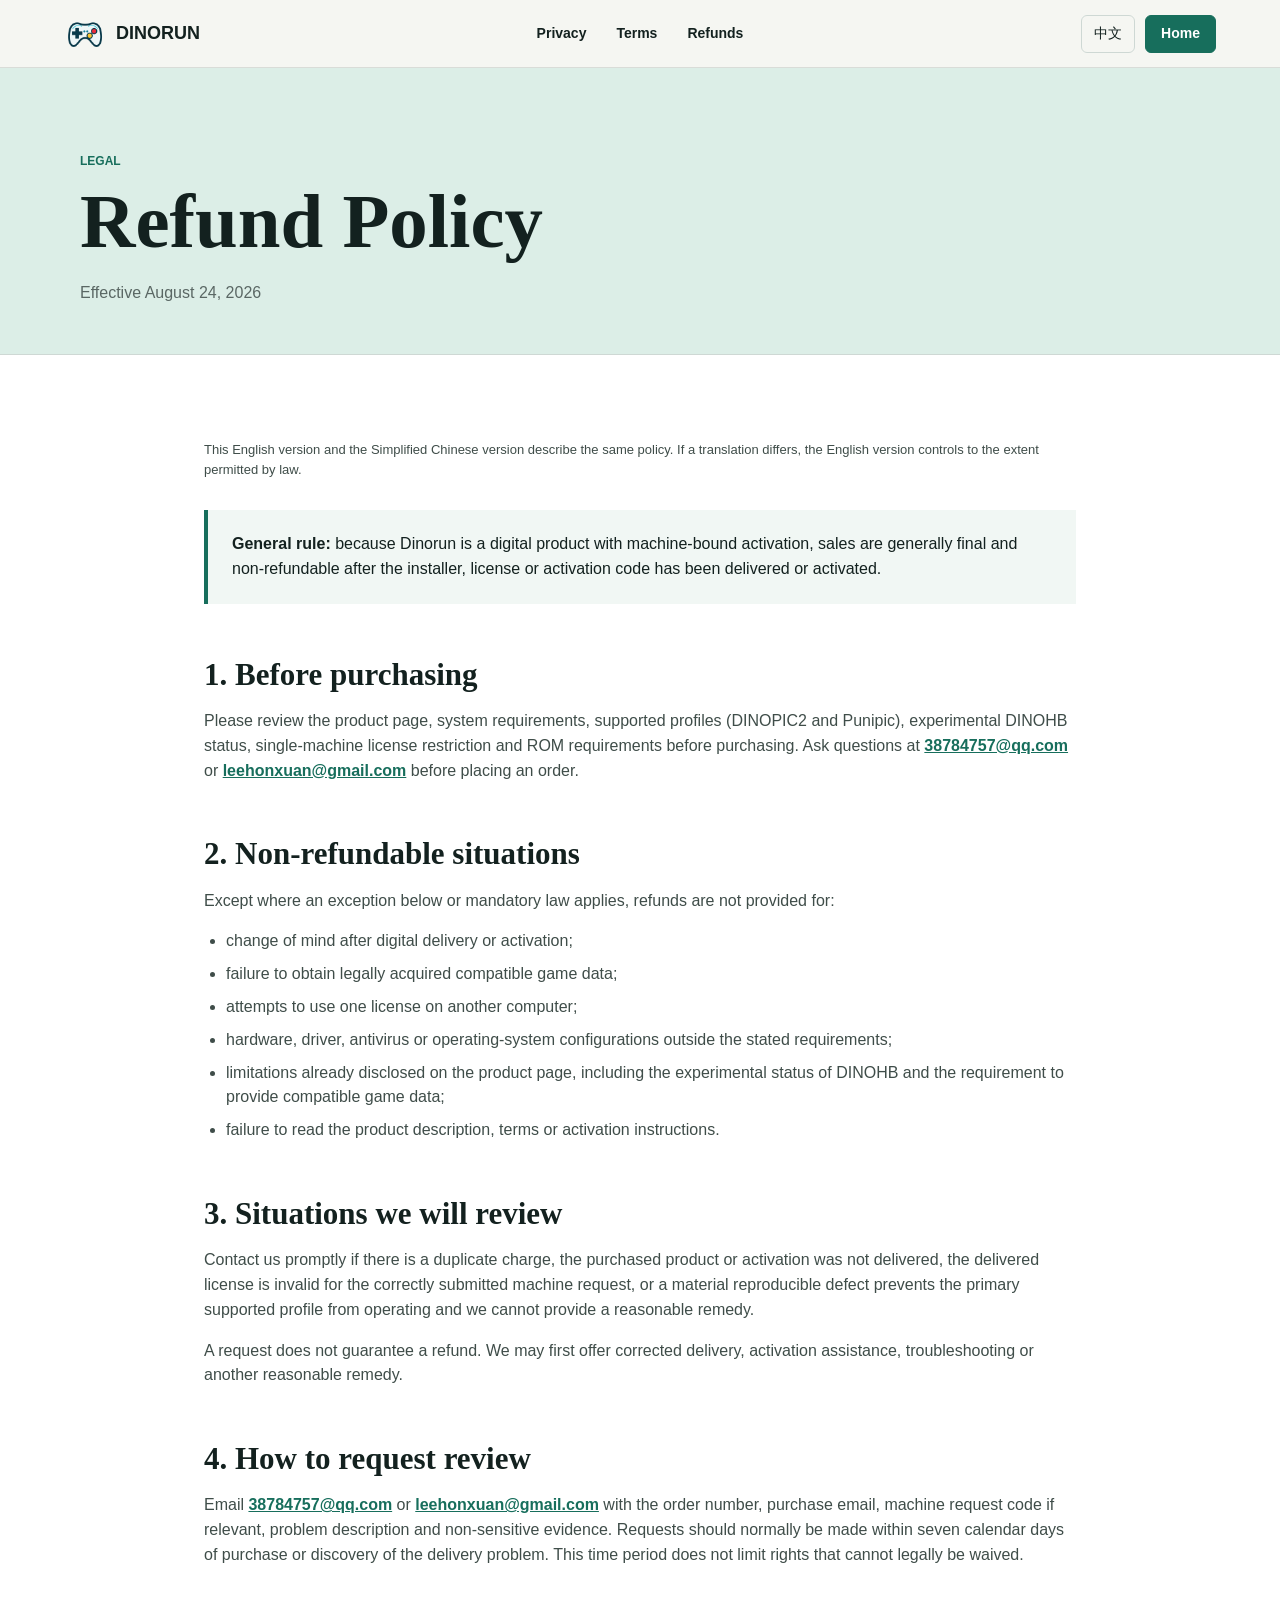
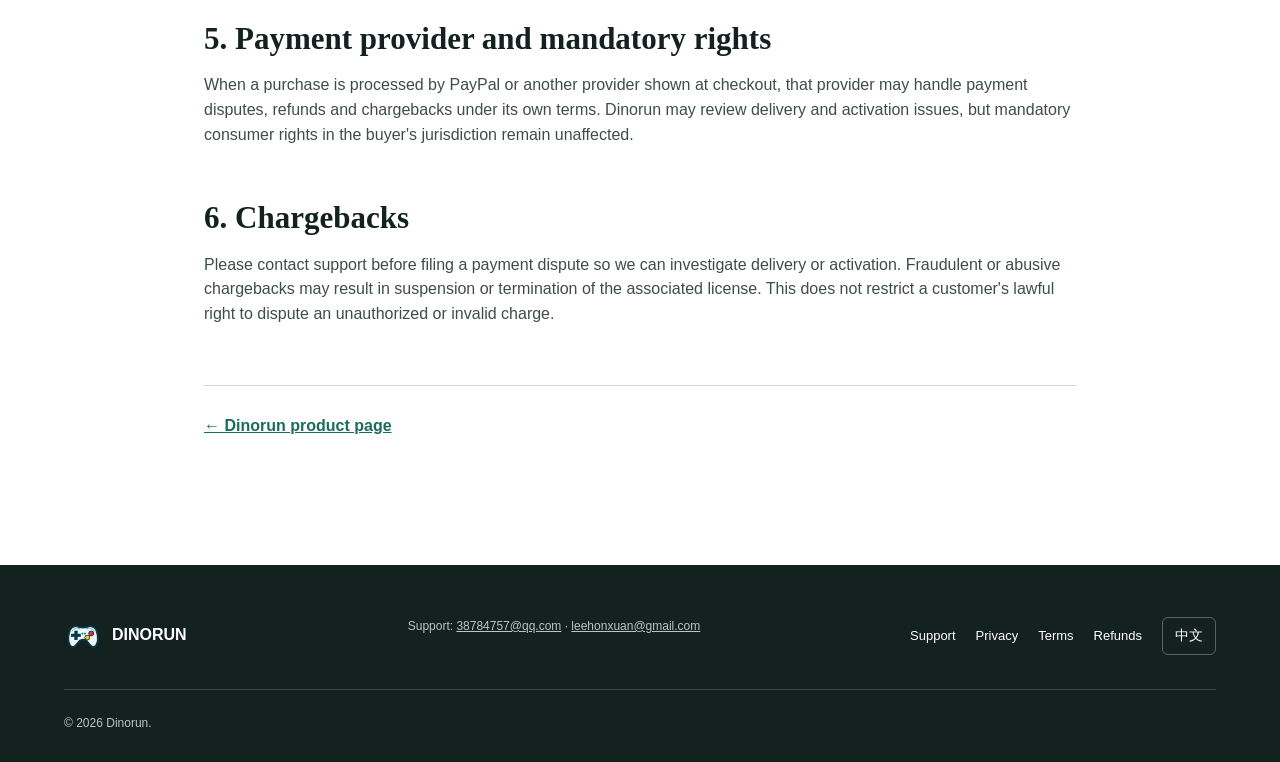
<file: refunds.html>
<!doctype html>
<html lang="en">
<head>
  <meta charset="utf-8">
  <meta name="viewport" content="width=device-width, initial-scale=1">
  <meta name="description" content="Refund policy for the Dinorun digital software license.">
  <title>Refund Policy | Dinorun</title>
  <link rel="icon" href="assets/images/dinorun.ico">
  <link rel="stylesheet" href="styles.css">
  <script src="legal.js" defer></script>
</head>
<body data-title-en="Refund Policy" data-title-zh="退款政策">
  <header class="site-header">
    <a class="brand" href="index.html"><img src="assets/images/gamepad.png" alt="" width="42" height="42"><span>DINORUN</span></a>
    <nav class="desktop-nav" aria-label="Legal navigation"><a href="privacy.html">Privacy</a><a href="terms.html">Terms</a><a href="refunds.html">Refunds</a></nav>
    <div class="header-actions"><button class="lang-toggle" type="button" aria-label="Switch language"><span data-lang-label>中文</span></button><a class="button button-small" href="index.html">Home</a></div>
  </header>
  <main class="legal-main">
    <section class="legal-hero">
      <div data-copy-lang="en"><p class="eyebrow">LEGAL</p><h1>Refund Policy</h1><p>Effective August 24, 2026</p></div>
      <div data-copy-lang="zh" hidden><p class="eyebrow">法律信息</p><h1>退款政策</h1><p>生效日期：2026 年 8 月 24 日</p></div>
    </section>
    <article class="legal-document">
      <div data-copy-lang="en">
        <p class="legal-language-note">This English version and the Simplified Chinese version describe the same policy. If a translation differs, the English version controls to the extent permitted by law.</p>
        <div class="legal-callout"><p><strong>General rule:</strong> because Dinorun is a digital product with machine-bound activation, sales are generally final and non-refundable after the installer, license or activation code has been delivered or activated.</p></div>
        <h2>1. Before purchasing</h2>
        <p>Please review the product page, system requirements, supported profiles (DINOPIC2 and Punipic), experimental DINOHB status, single-machine license restriction and ROM requirements before purchasing. Ask questions at <a href="mailto:38784757@qq.com">38784757@qq.com</a> or <a href="mailto:leehonxuan@gmail.com">leehonxuan@gmail.com</a> before placing an order.</p>
        <h2>2. Non-refundable situations</h2>
        <p>Except where an exception below or mandatory law applies, refunds are not provided for:</p>
        <ul>
          <li>change of mind after digital delivery or activation;</li>
          <li>failure to obtain legally acquired compatible game data;</li>
          <li>attempts to use one license on another computer;</li>
          <li>hardware, driver, antivirus or operating-system configurations outside the stated requirements;</li>
          <li>limitations already disclosed on the product page, including the experimental status of DINOHB and the requirement to provide compatible game data;</li>
          <li>failure to read the product description, terms or activation instructions.</li>
        </ul>
        <h2>3. Situations we will review</h2>
        <p>Contact us promptly if there is a duplicate charge, the purchased product or activation was not delivered, the delivered license is invalid for the correctly submitted machine request, or a material reproducible defect prevents the primary supported profile from operating and we cannot provide a reasonable remedy.</p>
        <p>A request does not guarantee a refund. We may first offer corrected delivery, activation assistance, troubleshooting or another reasonable remedy.</p>
        <h2>4. How to request review</h2>
        <p>Email <a href="mailto:38784757@qq.com">38784757@qq.com</a> or <a href="mailto:leehonxuan@gmail.com">leehonxuan@gmail.com</a> with the order number, purchase email, machine request code if relevant, problem description and non-sensitive evidence. Requests should normally be made within seven calendar days of purchase or discovery of the delivery problem. This time period does not limit rights that cannot legally be waived.</p>
        <h2>5. Payment provider and mandatory rights</h2>
        <p>When a purchase is processed by PayPal or another provider shown at checkout, that provider may handle payment disputes, refunds and chargebacks under its own terms. Dinorun may review delivery and activation issues, but mandatory consumer rights in the buyer's jurisdiction remain unaffected.</p>
        <h2>6. Chargebacks</h2>
        <p>Please contact support before filing a payment dispute so we can investigate delivery or activation. Fraudulent or abusive chargebacks may result in suspension or termination of the associated license. This does not restrict a customer's lawful right to dispute an unauthorized or invalid charge.</p>
      </div>
      <div data-copy-lang="zh" hidden>
        <p class="legal-language-note">本简体中文版本与英文版本描述同一政策。如翻译存在差异，在法律允许范围内以英文版本为准。</p>
        <div class="legal-callout"><p><strong>一般规则：</strong>Dinorun 属于采用设备绑定激活的数字商品，安装程序、许可证或激活码交付或激活后，交易原则上为最终交易，不予退款。</p></div>
        <h2>1. 购买前确认</h2>
        <p>购买前请查看产品页面、系统要求、支持配置（DINOPIC2 和 Punipic）、DINOHB 实验性状态、单机许可限制和 ROM 要求。如有疑问，请在下单前联系 <a href="mailto:38784757@qq.com">38784757@qq.com</a> 或 <a href="mailto:leehonxuan@gmail.com">leehonxuan@gmail.com</a>。</p>
        <h2>2. 原则上不退款的情形</h2>
        <p>除下述例外或强制适用法律另有要求外，以下情况不提供退款：</p>
        <ul>
          <li>数字交付或激活后改变购买意愿；</li>
          <li>无法取得合法获得的兼容游戏数据；</li>
          <li>尝试在其他电脑使用同一许可证；</li>
          <li>不符合已说明要求的硬件、驱动、杀毒软件或操作系统配置；</li>
          <li>产品页面已经披露的限制，包括 DINOHB 的实验性状态以及需由用户提供兼容游戏数据的要求；</li>
          <li>未阅读产品说明、服务条款或激活指引。</li>
        </ul>
        <h2>3. 可以申请核查的情形</h2>
        <p>如发生重复扣款、购买的产品或激活未交付、针对正确机器申请码签发的许可证无效，或可重复出现的重大缺陷导致主要正式支持配置无法运行且我们无法提供合理补救，请及时联系我们。</p>
        <p>提出申请不代表必然退款。我们可能先提供重新交付、激活协助、故障排除或其他合理补救。</p>
        <h2>4. 如何申请核查</h2>
        <p>请发送邮件至 <a href="mailto:38784757@qq.com">38784757@qq.com</a> 或 <a href="mailto:leehonxuan@gmail.com">leehonxuan@gmail.com</a>，提供订单号、购买邮箱、必要时的机器申请码、问题说明和不含敏感数据的证据。通常应在购买或发现交付问题后七个自然日内提出；该期限不限制法律规定不得放弃的权利。</p>
        <h2>5. 支付服务商与强制权利</h2>
        <p>当交易由 PayPal 或结账页面显示的其他服务商处理时，相关服务商可能按照自身条款处理付款争议、退款和拒付。Dinorun 可以核查交付和激活问题，但买家所在司法辖区的强制消费者权利不受影响。</p>
        <h2>6. 拒付</h2>
        <p>在向支付机构发起争议前，请先联系客服，以便我们调查交付或激活问题。欺诈或滥用拒付可能导致相关许可证暂停或终止，但不限制客户对未经授权或无效扣款依法提出争议的权利。</p>
      </div>
      <p class="legal-contact"><a href="index.html">← Dinorun product page</a></p>
    </article>
  </main>
  <footer class="site-footer"><div class="footer-brand"><img src="assets/images/gamepad.png" alt="" width="38" height="38"><strong>DINORUN</strong></div><p>Support: <a href="mailto:38784757@qq.com">38784757@qq.com</a> · <a href="mailto:leehonxuan@gmail.com">leehonxuan@gmail.com</a></p><div class="footer-links"><a href="support.html">Support</a><a href="privacy.html">Privacy</a><a href="terms.html">Terms</a><a href="refunds.html">Refunds</a><button class="lang-toggle footer-lang" type="button" data-lang-label>中文</button></div><p class="copyright">© <span data-year></span> Dinorun.</p></footer>
</body>
</html>
</file>
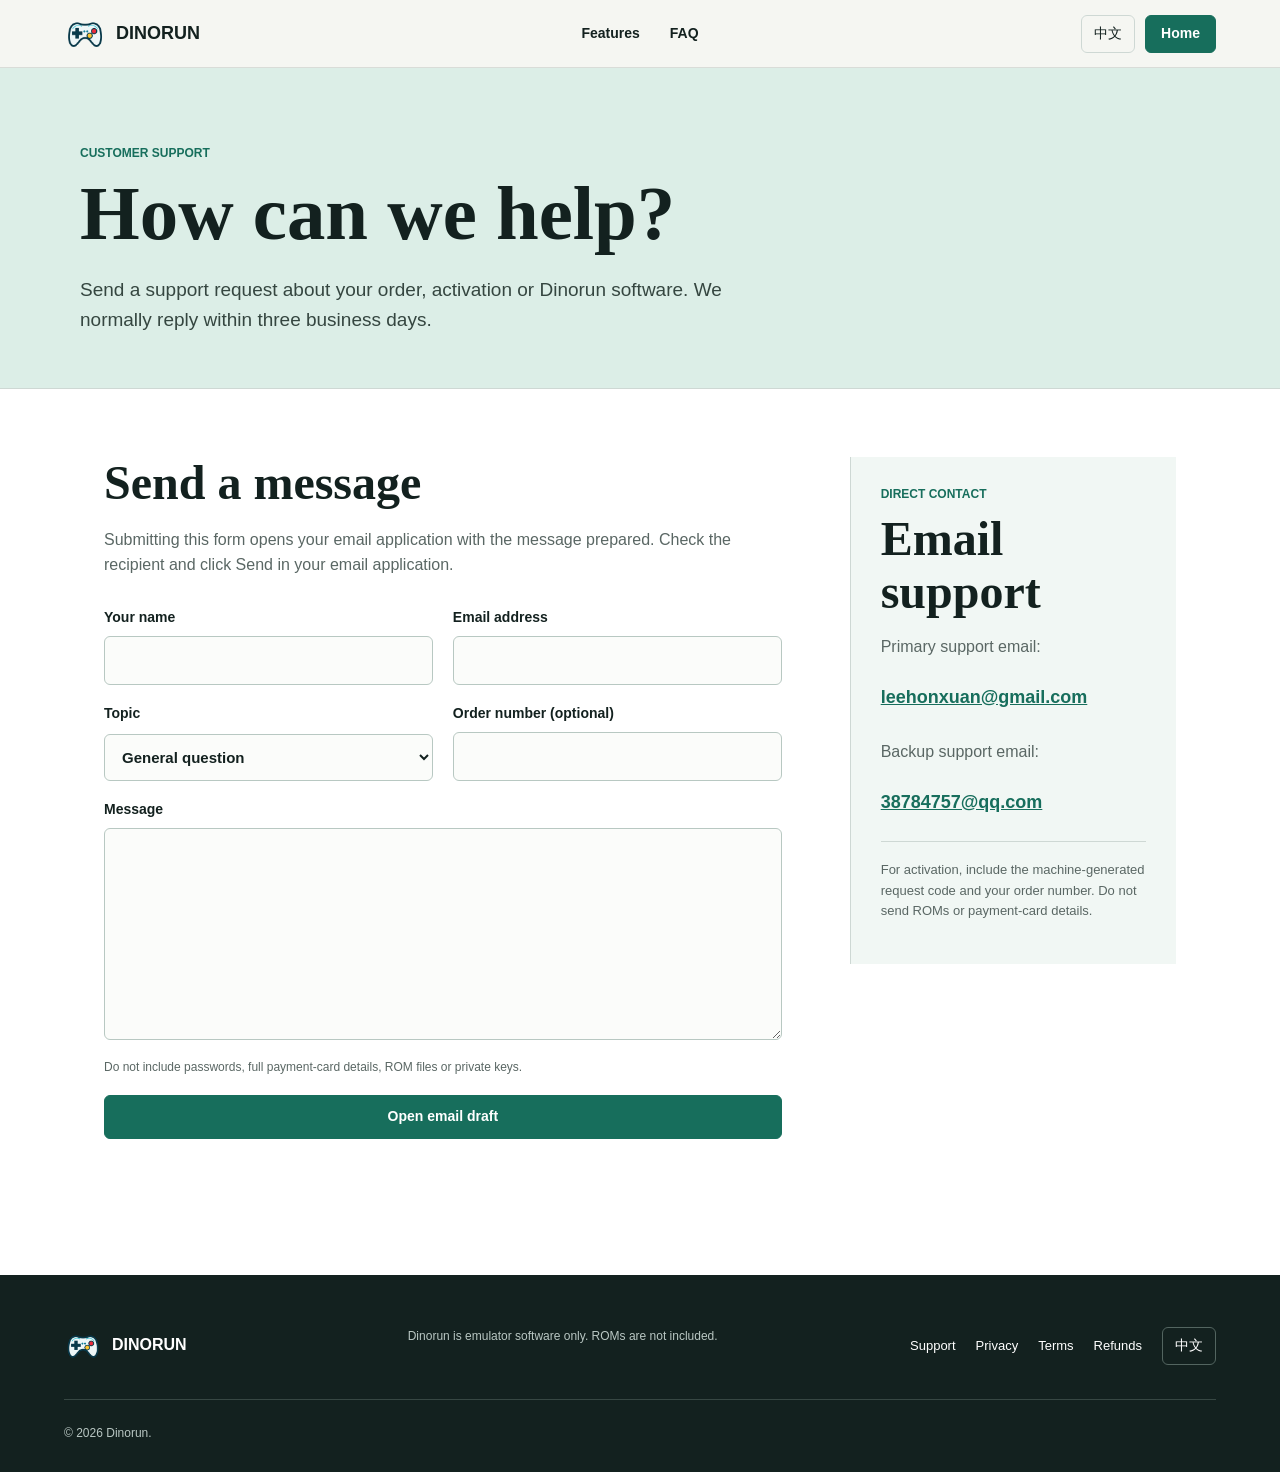
<file: support.html>
<!doctype html>
<html lang="en">
<head>
  <meta charset="utf-8">
  <meta name="viewport" content="width=device-width, initial-scale=1">
  <meta name="description" content="Contact Dinorun support about orders, activation and software questions.">
  <title>Support | Dinorun</title>
  <link rel="icon" href="assets/images/dinorun.ico">
  <link rel="stylesheet" href="styles.css">
  <script src="site-config.js" defer></script>
  <script src="legal.js" defer></script>
  <script src="support.js" defer></script>
</head>
<body data-title-en="Support" data-title-zh="客户支持">
  <a class="skip-link" href="#main">
    <span data-copy-lang="en">Skip to content</span>
    <span data-copy-lang="zh" hidden>跳到正文</span>
  </a>

  <header class="site-header">
    <a class="brand" href="index.html" aria-label="Dinorun home">
      <img src="assets/images/gamepad.png" alt="" width="42" height="42">
      <span>DINORUN</span>
    </a>
    <nav class="desktop-nav" aria-label="Support navigation">
      <a href="index.html#features"><span data-copy-lang="en">Features</span><span data-copy-lang="zh" hidden>功能</span></a>
      <a href="index.html#faq"><span data-copy-lang="en">FAQ</span><span data-copy-lang="zh" hidden>常见问题</span></a>
    </nav>
    <div class="header-actions">
      <button class="lang-toggle" type="button" aria-label="Switch language"><span data-lang-label>中文</span></button>
      <a class="button button-small" href="index.html"><span data-copy-lang="en">Home</span><span data-copy-lang="zh" hidden>主页</span></a>
    </div>
  </header>

  <main class="support-main" id="main">
    <section class="support-hero">
      <div data-copy-lang="en">
        <p class="eyebrow">CUSTOMER SUPPORT</p>
        <h1>How can we help?</h1>
        <p>Send a support request about your order, activation or Dinorun software. We normally reply within three business days.</p>
      </div>
      <div data-copy-lang="zh" hidden>
        <p class="eyebrow">客户支持</p>
        <h1>需要什么帮助？</h1>
        <p>你可以提交订单、激活或 Dinorun 软件相关的问题。我们通常会在三个工作日内回复。</p>
      </div>
    </section>

    <section class="support-content">
      <div class="support-form-panel">
        <div data-copy-lang="en">
          <h2>Send a message</h2>
          <p class="support-intro">Submitting this form opens your email application with the message prepared. Check the recipient and click Send in your email application.</p>
        </div>
        <div data-copy-lang="zh" hidden>
          <h2>提交留言</h2>
          <p class="support-intro">提交后会打开你的邮件应用并自动填写留言。请在邮件应用中确认收件人，然后点击发送。</p>
        </div>

        <form class="support-form" data-support-form>
          <label><span data-copy-lang="en">Your name</span><span data-copy-lang="zh" hidden>你的称呼</span><input name="name" type="text" autocomplete="name" required></label>
          <label><span data-copy-lang="en">Email address</span><span data-copy-lang="zh" hidden>邮箱地址</span><input name="email" type="email" autocomplete="email" required></label>
          <label><span data-copy-lang="en">Topic</span><span data-copy-lang="zh" hidden>问题类型</span>
            <select name="topic">
              <option value="General question" data-topic-en="General question" data-topic-zh="一般问题">General question</option>
              <option value="Order question" data-topic-en="Order question" data-topic-zh="订单问题">Order question</option>
              <option value="Activation request" data-topic-en="Activation request" data-topic-zh="激活申请">Activation request</option>
              <option value="Installation or runtime issue" data-topic-en="Installation or runtime issue" data-topic-zh="安装或运行问题">Installation or runtime issue</option>
              <option value="Controller compatibility" data-topic-en="Controller compatibility" data-topic-zh="手柄兼容性">Controller compatibility</option>
            </select>
          </label>
          <label><span data-copy-lang="en">Order number (optional)</span><span data-copy-lang="zh" hidden>订单号（可选）</span><input name="order" type="text" autocomplete="off"></label>
          <label class="support-message-field"><span data-copy-lang="en">Message</span><span data-copy-lang="zh" hidden>留言内容</span><textarea name="message" rows="8" required></textarea></label>
          <p class="support-safety"><span data-copy-lang="en">Do not include passwords, full payment-card details, ROM files or private keys.</span><span data-copy-lang="zh" hidden>请勿填写密码、完整银行卡信息、ROM 文件或私钥。</span></p>
          <button class="button" type="submit"><span data-copy-lang="en">Open email draft</span><span data-copy-lang="zh" hidden>打开邮件草稿</span></button>
          <p class="support-submit-note" data-support-status aria-live="polite"></p>
        </form>
      </div>

      <aside class="support-aside">
        <div data-copy-lang="en"><p class="eyebrow">DIRECT CONTACT</p><h2>Email support</h2><p>Primary support email:</p><a class="support-email" data-support-email-index="0" href="mailto:leehonxuan@gmail.com">leehonxuan@gmail.com</a><p>Backup support email:</p><a class="support-email" data-support-email-index="1" href="mailto:38784757@qq.com">38784757@qq.com</a><p class="support-aside-note">For activation, include the machine-generated request code and your order number. Do not send ROMs or payment-card details.</p></div>
        <div data-copy-lang="zh" hidden><p class="eyebrow">直接联系</p><h2>邮件支持</h2><p>主要客服邮箱：</p><a class="support-email" data-support-email-index="0" href="mailto:leehonxuan@gmail.com">leehonxuan@gmail.com</a><p>备用客服邮箱：</p><a class="support-email" data-support-email-index="1" href="mailto:38784757@qq.com">38784757@qq.com</a><p class="support-aside-note">申请激活时，请附上电脑生成的申请码和订单号。请勿发送 ROM 或银行卡信息。</p></div>
      </aside>
    </section>
  </main>

  <footer class="site-footer">
    <div class="footer-brand"><img src="assets/images/gamepad.png" alt="" width="38" height="38"><strong>DINORUN</strong></div>
    <p><span data-copy-lang="en">Dinorun is emulator software only. ROMs are not included.</span><span data-copy-lang="zh" hidden>Dinorun 仅为模拟器软件，不包含 ROM。</span></p>
    <div class="footer-links"><a href="support.html"><span data-copy-lang="en">Support</span><span data-copy-lang="zh" hidden>客服支持</span></a><a href="privacy.html">Privacy</a><a href="terms.html">Terms</a><a href="refunds.html">Refunds</a><button class="lang-toggle footer-lang" type="button" data-lang-label>中文</button></div>
    <p class="copyright">© <span data-year></span> Dinorun.</p>
  </footer>
</body>
</html>
</file>
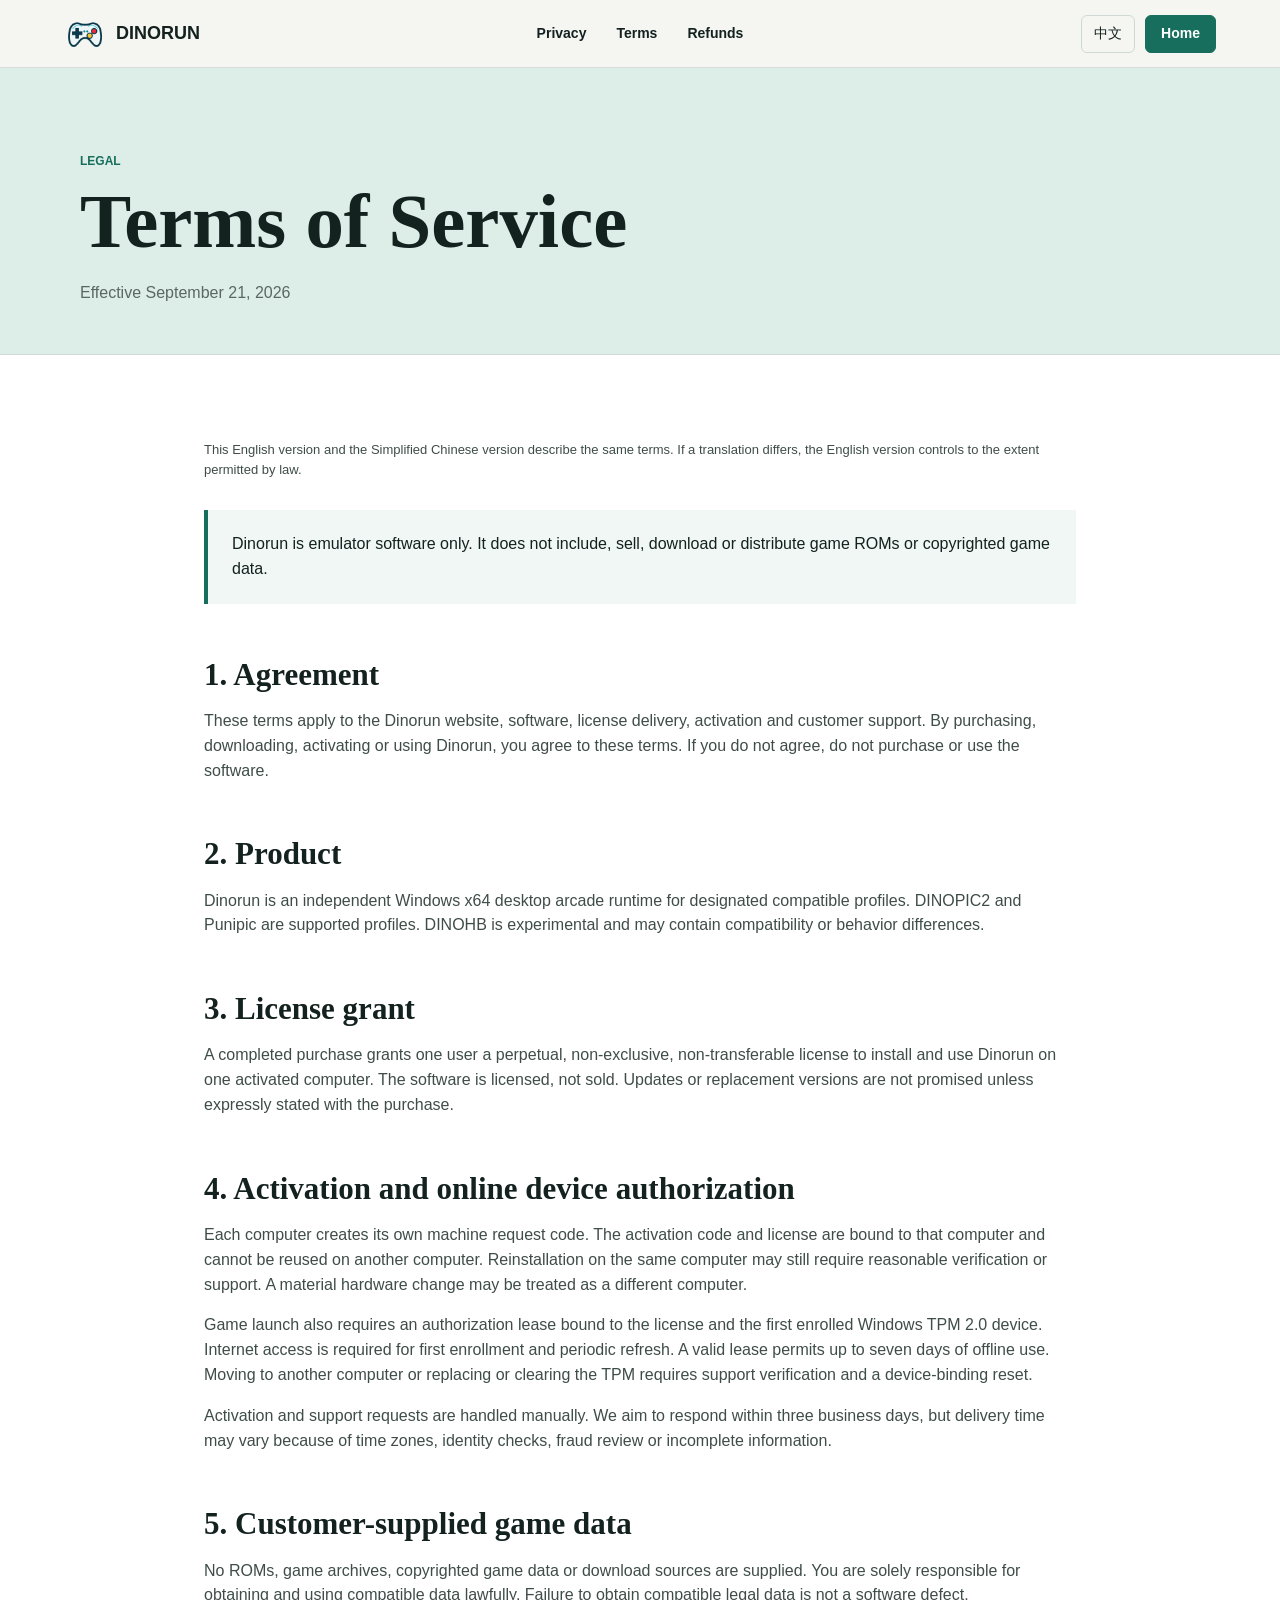
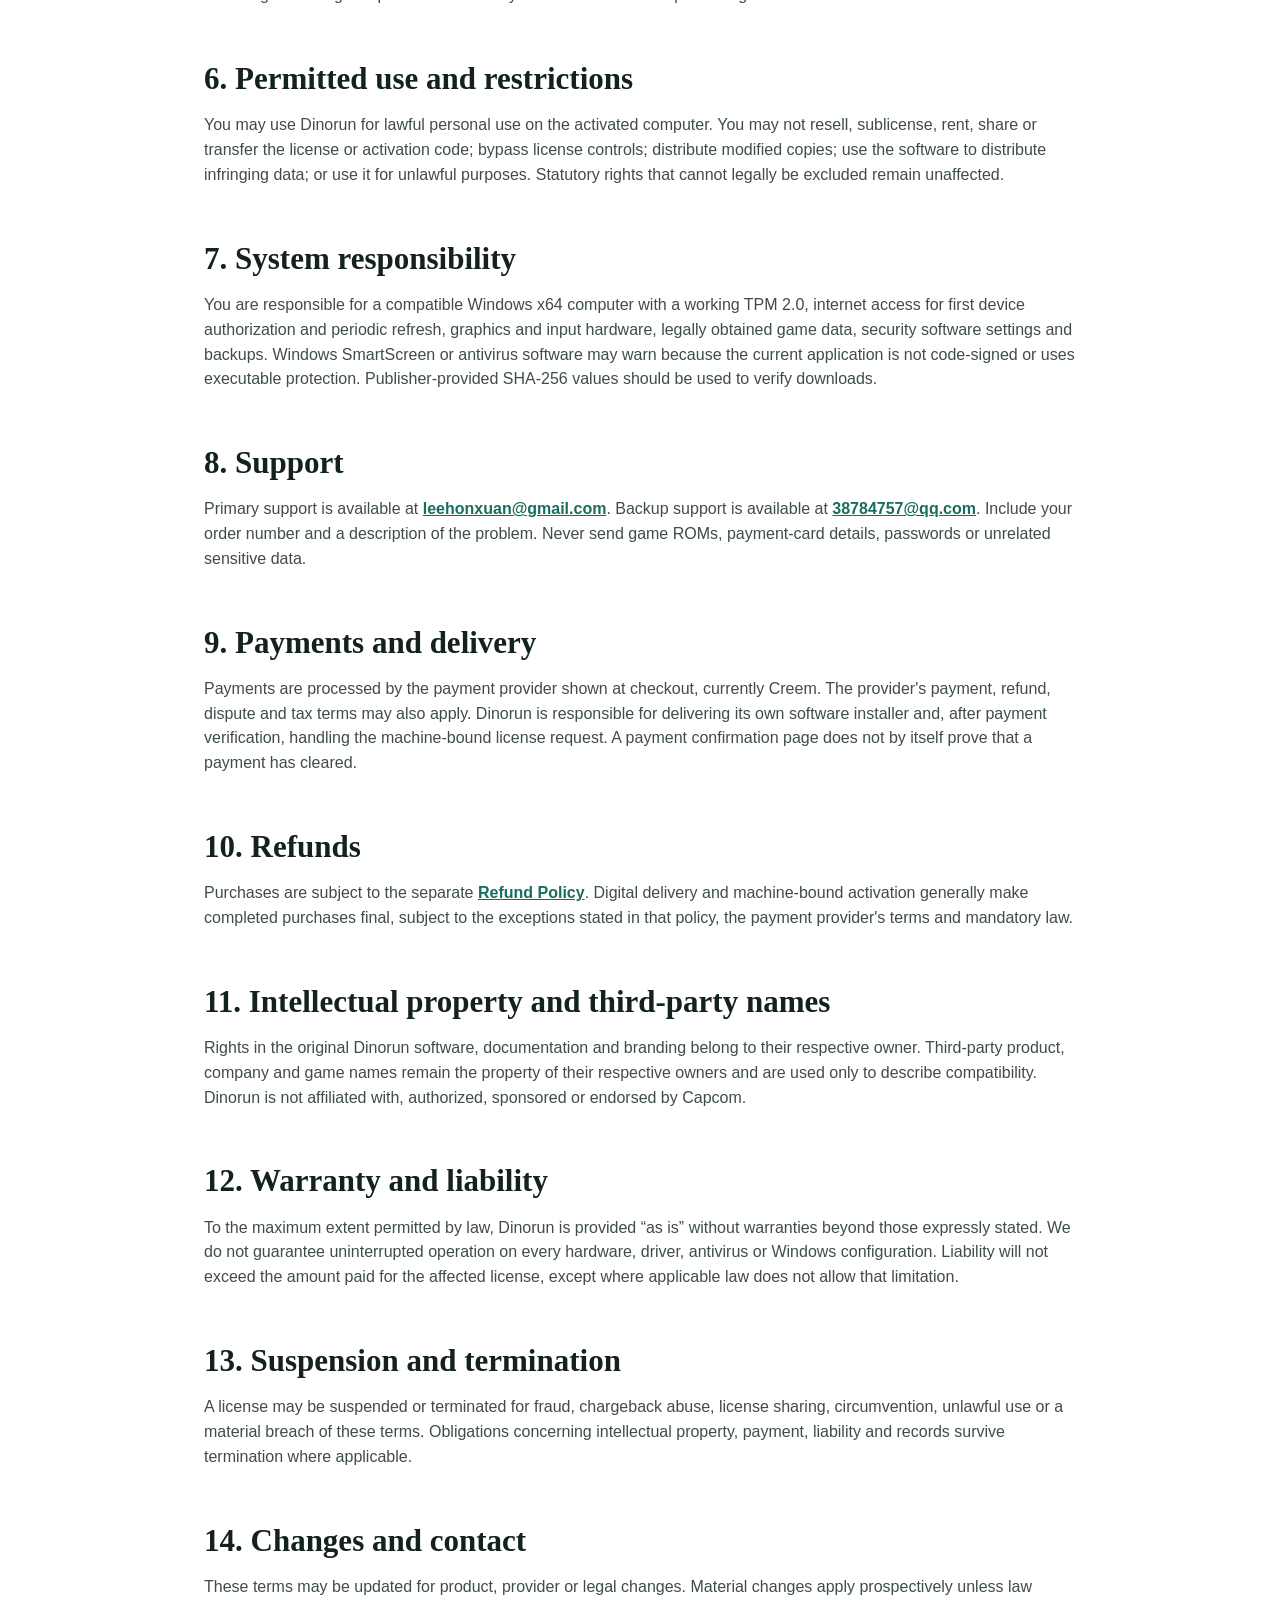
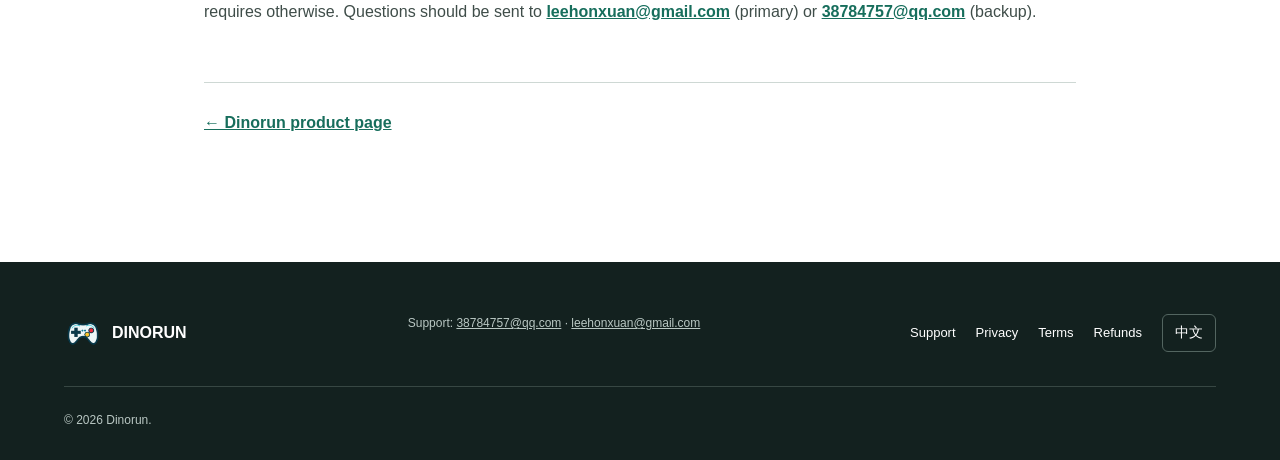
<file: terms.html>
<!doctype html>
<html lang="en">
<head>
  <meta charset="utf-8">
  <meta name="viewport" content="width=device-width, initial-scale=1">
  <meta name="description" content="Terms of service for the Dinorun Windows desktop software license.">
  <title>Terms of Service | Dinorun</title>
  <link rel="icon" href="assets/images/dinorun.ico">
  <link rel="stylesheet" href="styles.css">
  <script src="legal.js" defer></script>
</head>
<body data-title-en="Terms of Service" data-title-zh="服务条款">
  <header class="site-header">
    <a class="brand" href="index.html"><img src="assets/images/gamepad.png" alt="" width="42" height="42"><span>DINORUN</span></a>
    <nav class="desktop-nav" aria-label="Legal navigation"><a href="privacy.html">Privacy</a><a href="terms.html">Terms</a><a href="refunds.html">Refunds</a></nav>
    <div class="header-actions"><button class="lang-toggle" type="button" aria-label="Switch language"><span data-lang-label>中文</span></button><a class="button button-small" href="index.html">Home</a></div>
  </header>
  <main class="legal-main">
    <section class="legal-hero">
      <div data-copy-lang="en"><p class="eyebrow">LEGAL</p><h1>Terms of Service</h1><p>Effective September 21, 2026</p></div>
      <div data-copy-lang="zh" hidden><p class="eyebrow">法律信息</p><h1>服务条款</h1><p>生效日期：2026 年 9 月 21 日</p></div>
    </section>
    <article class="legal-document">
      <div data-copy-lang="en">
        <p class="legal-language-note">This English version and the Simplified Chinese version describe the same terms. If a translation differs, the English version controls to the extent permitted by law.</p>
        <div class="legal-callout"><p>Dinorun is emulator software only. It does not include, sell, download or distribute game ROMs or copyrighted game data.</p></div>
        <h2>1. Agreement</h2>
        <p>These terms apply to the Dinorun website, software, license delivery, activation and customer support. By purchasing, downloading, activating or using Dinorun, you agree to these terms. If you do not agree, do not purchase or use the software.</p>
        <h2>2. Product</h2>
        <p>Dinorun is an independent Windows x64 desktop arcade runtime for designated compatible profiles. DINOPIC2 and Punipic are supported profiles. DINOHB is experimental and may contain compatibility or behavior differences.</p>
        <h2>3. License grant</h2>
        <p>A completed purchase grants one user a perpetual, non-exclusive, non-transferable license to install and use Dinorun on one activated computer. The software is licensed, not sold. Updates or replacement versions are not promised unless expressly stated with the purchase.</p>
        <h2>4. Activation and online device authorization</h2>
        <p>Each computer creates its own machine request code. The activation code and license are bound to that computer and cannot be reused on another computer. Reinstallation on the same computer may still require reasonable verification or support. A material hardware change may be treated as a different computer.</p>
        <p>Game launch also requires an authorization lease bound to the license and the first enrolled Windows TPM 2.0 device. Internet access is required for first enrollment and periodic refresh. A valid lease permits up to seven days of offline use. Moving to another computer or replacing or clearing the TPM requires support verification and a device-binding reset.</p>
        <p>Activation and support requests are handled manually. We aim to respond within three business days, but delivery time may vary because of time zones, identity checks, fraud review or incomplete information.</p>
        <h2>5. Customer-supplied game data</h2>
        <p>No ROMs, game archives, copyrighted game data or download sources are supplied. You are solely responsible for obtaining and using compatible data lawfully. Failure to obtain compatible legal data is not a software defect.</p>
        <h2>6. Permitted use and restrictions</h2>
        <p>You may use Dinorun for lawful personal use on the activated computer. You may not resell, sublicense, rent, share or transfer the license or activation code; bypass license controls; distribute modified copies; use the software to distribute infringing data; or use it for unlawful purposes. Statutory rights that cannot legally be excluded remain unaffected.</p>
        <h2>7. System responsibility</h2>
        <p>You are responsible for a compatible Windows x64 computer with a working TPM 2.0, internet access for first device authorization and periodic refresh, graphics and input hardware, legally obtained game data, security software settings and backups. Windows SmartScreen or antivirus software may warn because the current application is not code-signed or uses executable protection. Publisher-provided SHA-256 values should be used to verify downloads.</p>
        <h2>8. Support</h2>
        <p>Primary support is available at <a href="mailto:leehonxuan@gmail.com">leehonxuan@gmail.com</a>. Backup support is available at <a href="mailto:38784757@qq.com">38784757@qq.com</a>. Include your order number and a description of the problem. Never send game ROMs, payment-card details, passwords or unrelated sensitive data.</p>
        <h2>9. Payments and delivery</h2>
        <p>Payments are processed by the payment provider shown at checkout, currently Creem. The provider's payment, refund, dispute and tax terms may also apply. Dinorun is responsible for delivering its own software installer and, after payment verification, handling the machine-bound license request. A payment confirmation page does not by itself prove that a payment has cleared.</p>
        <h2>10. Refunds</h2>
        <p>Purchases are subject to the separate <a href="refunds.html">Refund Policy</a>. Digital delivery and machine-bound activation generally make completed purchases final, subject to the exceptions stated in that policy, the payment provider's terms and mandatory law.</p>
        <h2>11. Intellectual property and third-party names</h2>
        <p>Rights in the original Dinorun software, documentation and branding belong to their respective owner. Third-party product, company and game names remain the property of their respective owners and are used only to describe compatibility. Dinorun is not affiliated with, authorized, sponsored or endorsed by Capcom.</p>
        <h2>12. Warranty and liability</h2>
        <p>To the maximum extent permitted by law, Dinorun is provided “as is” without warranties beyond those expressly stated. We do not guarantee uninterrupted operation on every hardware, driver, antivirus or Windows configuration. Liability will not exceed the amount paid for the affected license, except where applicable law does not allow that limitation.</p>
        <h2>13. Suspension and termination</h2>
        <p>A license may be suspended or terminated for fraud, chargeback abuse, license sharing, circumvention, unlawful use or a material breach of these terms. Obligations concerning intellectual property, payment, liability and records survive termination where applicable.</p>
        <h2>14. Changes and contact</h2>
        <p>These terms may be updated for product, provider or legal changes. Material changes apply prospectively unless law requires otherwise. Questions should be sent to <a href="mailto:leehonxuan@gmail.com">leehonxuan@gmail.com</a> (primary) or <a href="mailto:38784757@qq.com">38784757@qq.com</a> (backup).</p>
      </div>
      <div data-copy-lang="zh" hidden>
        <p class="legal-language-note">本简体中文版本与英文版本描述同一条款。如翻译存在差异，在法律允许范围内以英文版本为准。</p>
        <div class="legal-callout"><p>Dinorun 仅为模拟器软件，不包含、出售、下载或分发游戏 ROM 及受版权保护的游戏数据。</p></div>
        <h2>1. 条款接受</h2>
        <p>本条款适用于 Dinorun 网站、软件、许可证交付、激活和客户支持。购买、下载、激活或使用 Dinorun 即表示同意本条款；如不同意，请勿购买或使用。</p>
        <h2>2. 产品</h2>
        <p>Dinorun 是面向 Windows x64 桌面电脑、用于指定兼容配置的独立街机运行软件。DINOPIC2 和 Punipic 为正式支持配置；DINOHB 为实验性配置，可能存在兼容性或行为差异。</p>
        <h2>3. 许可授予</h2>
        <p>完成购买后，一名用户获得在一台已激活电脑上安装和使用 Dinorun 的永久、非独占、不可转让许可。软件以许可方式提供，并非出售所有权。除购买时明确说明外，不承诺提供更新或替代版本。</p>
        <h2>4. 激活与联机设备授权</h2>
        <p>每台电脑生成独立机器申请码。激活码和许可证绑定该电脑，不能用于其他电脑。在同一电脑重新安装时，仍可能需要合理核验或支持；重大硬件变更可能被视为另一台电脑。</p>
        <p>启动游戏还需要绑定许可证和首台已登记 Windows TPM 2.0 设备的授权租约。首次登记及后续定期刷新需要联网；有效租约允许最长 7 天离线使用。更换电脑，或更换、清除 TPM 时，需要经客服核验后重置设备绑定。</p>
        <p>激活和支持由人工处理。我们力争在三个工作日内回复，但时区、身份核验、反欺诈审查或信息不完整可能影响时间。</p>
        <h2>5. 用户自备游戏数据</h2>
        <p>产品不提供 ROM、游戏压缩包、受版权保护的游戏数据或下载来源。用户应自行确保兼容数据的取得和使用合法。无法取得合法兼容数据不属于软件缺陷。</p>
        <h2>6. 允许使用与限制</h2>
        <p>用户可在已激活电脑上合法地个人使用 Dinorun。不得转售、再许可、出租、共享或转让许可证或激活码；不得绕过许可控制；不得分发修改副本；不得利用软件传播侵权数据或从事违法活动。法律规定不得排除的法定权利不受影响。</p>
        <h2>7. 系统责任</h2>
        <p>用户负责准备配有可用 TPM 2.0 的兼容 Windows x64 电脑、首次设备授权及后续定期刷新所需的网络连接、图形与输入硬件、合法获得的游戏数据、安全软件设置和数据备份。由于当前应用未进行代码签名或使用可执行文件保护，Windows SmartScreen 或杀毒软件可能发出警告。应使用发布方提供的 SHA-256 校验值核对下载文件。</p>
        <h2>8. 客户支持</h2>
        <p>主要客服邮箱为 <a href="mailto:leehonxuan@gmail.com">leehonxuan@gmail.com</a>，备用客服邮箱为 <a href="mailto:38784757@qq.com">38784757@qq.com</a>。联系时请提供订单号和问题说明。请勿发送游戏 ROM、银行卡完整信息、密码或无关敏感数据。</p>
        <h2>9. 付款与交付</h2>
        <p>付款由结账页面显示的支付服务商处理，目前为 Creem。支付服务商自己的付款、退款、争议和税务条款也可能适用。Dinorun 负责交付自主软件安装程序，并在核对付款后处理绑定电脑的许可证申请。付款完成返回页本身不代表付款已经最终结算。</p>
        <h2>10. 退款</h2>
        <p>购买适用独立的<a href="refunds.html">退款政策</a>。由于数字交付和设备绑定激活的性质，已完成购买原则上为最终交易，但退款政策所列例外、支付服务商条款和强制适用法律除外。</p>
        <h2>11. 知识产权与第三方名称</h2>
        <p>Dinorun 原创软件、文档和品牌的权利归相应权利人所有。第三方产品、公司和游戏名称仍归各自权利人所有，仅用于说明兼容性。Dinorun 与 Capcom 不存在隶属、授权、赞助或认可关系。</p>
        <h2>12. 保证与责任</h2>
        <p>在法律允许的最大范围内，除明确说明外，Dinorun 按现状提供，不保证在所有硬件、驱动、杀毒软件或 Windows 配置上持续无中断运行。除法律不允许限制的情形外，相关责任上限不超过受影响许可证的实际付款金额。</p>
        <h2>13. 暂停与终止</h2>
        <p>发生欺诈、滥用拒付、共享许可证、规避保护、违法使用或重大违反条款时，许可证可能被暂停或终止。知识产权、付款、责任和记录相关义务在适用情况下继续有效。</p>
        <h2>14. 变更与联系</h2>
        <p>因产品、服务提供商或法律变化，本条款可能更新。除法律另有要求外，重大变更仅向后适用。如有问题，请联系 <a href="mailto:38784757@qq.com">38784757@qq.com</a> 或 <a href="mailto:leehonxuan@gmail.com">leehonxuan@gmail.com</a>。</p>
      </div>
      <p class="legal-contact"><a href="index.html">← Dinorun product page</a></p>
    </article>
  </main>
  <footer class="site-footer"><div class="footer-brand"><img src="assets/images/gamepad.png" alt="" width="38" height="38"><strong>DINORUN</strong></div><p>Support: <a href="mailto:38784757@qq.com">38784757@qq.com</a> · <a href="mailto:leehonxuan@gmail.com">leehonxuan@gmail.com</a></p><div class="footer-links"><a href="support.html">Support</a><a href="privacy.html">Privacy</a><a href="terms.html">Terms</a><a href="refunds.html">Refunds</a><button class="lang-toggle footer-lang" type="button" data-lang-label>中文</button></div><p class="copyright">© <span data-year></span> Dinorun.</p></footer>
</body>
</html>
</file>
<file: styles.css>
:root {
  --ink: #13211f;
  --muted: #5a6764;
  --paper: #f5f6f2;
  --white: #ffffff;
  --line: #ced8d4;
  --green: #176e5c;
  --green-dark: #0d4d40;
  --mint: #dceee7;
  --red: #c94a43;
  --yellow: #f2b84b;
  --blue: #4e75b9;
  --shadow: 0 20px 60px rgba(18, 37, 33, 0.14);
  font-family: Inter, "Segoe UI", "Noto Sans", "Microsoft YaHei", Arial, sans-serif;
  color: var(--ink);
  background: var(--paper);
  font-synthesis: none;
}

* { box-sizing: border-box; }
html { scroll-behavior: smooth; }
body { margin: 0; background: var(--paper); line-height: 1.55; }
body, button, a { letter-spacing: 0; }
img { display: block; max-width: 100%; }
a { color: inherit; }
button, a { -webkit-tap-highlight-color: transparent; }

.skip-link {
  position: fixed;
  left: 12px;
  top: -60px;
  z-index: 100;
  padding: 10px 14px;
  background: var(--ink);
  color: white;
}
.skip-link:focus { top: 12px; }

.site-header {
  position: sticky;
  top: 0;
  z-index: 50;
  min-height: 68px;
  padding: 0 5vw;
  display: grid;
  grid-template-columns: 1fr auto 1fr;
  align-items: center;
  border-bottom: 1px solid rgba(19, 33, 31, 0.12);
  background: rgba(245, 246, 242, 0.94);
  backdrop-filter: blur(14px);
}

.brand { display: inline-flex; width: fit-content; align-items: center; gap: 10px; text-decoration: none; font-weight: 900; font-size: 18px; }
.brand img { width: 42px; height: 42px; object-fit: contain; }
.desktop-nav { display: flex; gap: 30px; font-size: 14px; font-weight: 650; }
.desktop-nav a, .text-link, .footer-links a { text-decoration: none; }
.desktop-nav a:hover, .footer-links a:hover { color: var(--green); }
.header-actions { justify-self: end; display: flex; align-items: center; gap: 10px; }

.button, .lang-toggle {
  min-height: 44px;
  display: inline-flex;
  align-items: center;
  justify-content: center;
  border: 1px solid var(--green);
  border-radius: 6px;
  background: var(--green);
  color: white;
  padding: 0 20px;
  font: inherit;
  font-size: 14px;
  font-weight: 750;
  text-decoration: none;
  cursor: pointer;
  transition: background 160ms ease, border-color 160ms ease, transform 160ms ease;
}
.button:hover { background: var(--green-dark); border-color: var(--green-dark); transform: translateY(-1px); }
.button-small { min-height: 38px; padding: 0 15px; }
.button-wide { width: 100%; }
.lang-toggle { min-height: 38px; padding: 0 12px; border-color: var(--line); background: transparent; color: var(--ink); }
.lang-toggle:hover { border-color: var(--ink); }

.hero {
  position: relative;
  min-height: min(760px, calc(100vh - 68px));
  overflow: hidden;
  display: flex;
  align-items: center;
  border-bottom: 1px solid var(--line);
  background: #e9eeeb;
}
.hero-product-shot {
  position: absolute;
  z-index: 0;
  width: min(74vw, 1180px);
  right: -7vw;
  top: 11%;
  box-shadow: var(--shadow);
  border: 1px solid #b8c3bf;
}
.hero-scrim {
  position: absolute;
  inset: 0 auto 0 0;
  width: 58%;
  z-index: 1;
  background: rgba(233, 238, 235, .96);
}
.hero-content { position: relative; z-index: 2; width: min(650px, 88vw); margin-left: max(5vw, calc((100vw - 1440px) / 2)); padding: 84px 0 108px; }
.eyebrow { margin: 0 0 16px; color: var(--green); font-size: 12px; line-height: 1.2; font-weight: 850; text-transform: uppercase; }
.hero h1 { margin: 0; font-family: Georgia, "Times New Roman", serif; font-size: clamp(64px, 8vw, 124px); line-height: .9; font-weight: 700; }
.hero-lead { max-width: 610px; margin: 32px 0 12px; font-size: clamp(24px, 2.3vw, 38px); line-height: 1.14; font-weight: 720; }
.hero-copy { max-width: 560px; margin: 0; color: #3f4d49; font-size: 18px; }
.hero-actions { display: flex; align-items: center; gap: 24px; margin-top: 32px; }
.text-link { font-weight: 750; border-bottom: 1px solid currentColor; }
.hero-facts { display: flex; flex-wrap: wrap; gap: 10px 26px; padding: 0; margin: 38px 0 0; list-style: none; font-size: 13px; font-weight: 700; }
.hero-facts li::before { content: "✓"; color: var(--green); margin-right: 7px; }

.trust-strip { display: grid; grid-template-columns: repeat(4, 1fr); background: var(--ink); color: white; padding: 24px 5vw; }
.trust-strip div { padding: 6px 26px; border-left: 1px solid rgba(255,255,255,.18); }
.trust-strip div:first-child { border-left: 0; padding-left: 0; }
.trust-strip strong, .trust-strip span { display: block; }
.trust-strip strong { font-size: 15px; }
.trust-strip span { margin-top: 3px; color: #b9c7c3; font-size: 12px; }

.section { padding: 112px max(5vw, calc((100vw - 1440px) / 2)); }
.section-heading { max-width: 840px; margin-bottom: 54px; }
.section-heading.compact { margin-bottom: 34px; }
.section h2 { margin: 0; max-width: 850px; font-family: Georgia, "Times New Roman", serif; font-size: clamp(38px, 4.3vw, 68px); line-height: 1.05; }
.section-heading > p:last-child { max-width: 700px; margin: 24px 0 0; color: var(--muted); font-size: 18px; }

.release-update { background: var(--paper); }
.release-update-grid { display: grid; grid-template-columns: minmax(250px, .7fr) minmax(0, 1.3fr); gap: 70px; align-items: start; }
.release-update-summary { padding: 30px 32px 34px; border-left: 4px solid var(--green); background: var(--white); box-shadow: 0 12px 34px rgba(18, 37, 33, .08); }
.release-version { font-family: Georgia, "Times New Roman", serif; font-size: clamp(64px, 7vw, 100px); line-height: .95; }
.release-channel { margin: 16px 0 18px; color: var(--green); font-size: 12px; font-weight: 850; letter-spacing: .04em; }
.release-update-summary > p:not(.release-channel) { margin: 0 0 28px; color: var(--muted); }
.release-update-list { display: grid; grid-template-columns: 1fr 1fr; border-top: 1px solid var(--line); border-left: 1px solid var(--line); }
.release-update-list article { min-height: 190px; padding: 24px 26px; border-right: 1px solid var(--line); border-bottom: 1px solid var(--line); }
.release-update-list h3 { margin: 24px 0 8px; font-size: 19px; }
.release-update-list p { margin: 0; color: var(--muted); font-size: 14px; }

.features { background: var(--white); }
.feature-grid { display: grid; grid-template-columns: repeat(3, 1fr); border-top: 1px solid var(--line); border-left: 1px solid var(--line); }
.feature-grid article { min-height: 240px; padding: 28px; border-right: 1px solid var(--line); border-bottom: 1px solid var(--line); }
.feature-number { color: var(--green); font-size: 12px; font-weight: 850; }
.feature-grid h3 { margin: 36px 0 9px; font-size: 21px; }
.feature-grid p { margin: 0; color: var(--muted); }

.interface { background: #edf1ef; }
.product-window { margin: 0; }
.product-window img, .input-window img { width: 100%; border: 1px solid #b8c3bf; box-shadow: var(--shadow); }
.product-window figcaption { max-width: 680px; margin: 20px 0 0 auto; color: var(--muted); font-size: 14px; }
.controls-showcase { display: grid; grid-template-columns: minmax(280px, .75fr) minmax(560px, 1.25fr); gap: 70px; align-items: center; margin-top: 120px; }
.controls-copy h2 { margin-bottom: 24px; font-size: clamp(36px, 4vw, 62px); }
.controls-copy > p:not(.eyebrow) { color: var(--muted); font-size: 17px; }
.input-window { margin: 0; }
.check-list { padding: 0; margin: 26px 0 0; list-style: none; }
.check-list li { position: relative; padding: 10px 0 10px 27px; border-bottom: 1px solid var(--line); }
.check-list li::before { content: "✓"; position: absolute; left: 0; color: var(--green); font-weight: 900; }

.arcade-band { min-height: 360px; padding: 50px 5vw; display: grid; grid-template-columns: 1fr 1fr; gap: 8vw; align-items: center; overflow: hidden; background: var(--ink); color: white; }
.arcade-band p { max-width: 570px; margin: 0; font-family: Georgia, "Times New Roman", serif; font-size: clamp(32px, 4vw, 62px); line-height: 1.08; }
.arcade-art { display: flex; align-items: center; justify-content: center; gap: clamp(6px, 2vw, 24px); }
.arcade-art img { width: clamp(70px, 8vw, 126px); height: clamp(70px, 8vw, 126px); object-fit: contain; }
.arcade-art .stick { width: clamp(140px, 17vw, 250px); height: clamp(140px, 17vw, 250px); margin-right: 12px; }

.how { background: var(--white); }
.steps { padding: 0; margin: 0; list-style: none; border-top: 1px solid var(--line); }
.steps li { display: grid; grid-template-columns: 72px 1fr; gap: 26px; padding: 28px 0; border-bottom: 1px solid var(--line); }
.steps > li > span { width: 48px; height: 48px; display: grid; place-items: center; border: 1px solid var(--green); border-radius: 50%; color: var(--green); font-weight: 850; }
.steps h3 { margin: 0 0 5px; font-size: 20px; }
.steps p { margin: 0; color: var(--muted); }
.note { margin: 28px 0 0 98px; padding-left: 16px; border-left: 3px solid var(--yellow); color: var(--muted); }

.purchase { display: grid; grid-template-columns: 1.25fr .75fr; gap: 8vw; background: #dceee7; }
.purchase-copy h2 { margin-bottom: 20px; }
.purchase-copy > p:not(.eyebrow) { color: var(--muted); font-size: 18px; }
.price-panel { align-self: center; padding-left: 44px; border-left: 1px solid #a9c8bc; }
.price-panel > p:first-child { margin: 0; color: var(--green); font-size: 12px; font-weight: 850; }
.price { margin: 4px 0 24px; font-family: Georgia, "Times New Roman", serif; font-size: clamp(72px, 8vw, 118px); line-height: 1; }
.price span { margin-right: 7px; font-family: inherit; font-size: 28px; vertical-align: 40%; }
.checkout-status, .price-fine { color: var(--muted); font-size: 12px; text-align: center; }
.checkout-status { margin-bottom: 0; font-weight: 700; }

.faq { background: var(--paper); }
.faq-list { border-top: 1px solid var(--line); }
.faq-list details { border-bottom: 1px solid var(--line); }
.faq-list summary { position: relative; padding: 24px 52px 24px 0; cursor: pointer; list-style: none; font-size: 19px; font-weight: 750; }
.faq-list summary::-webkit-details-marker { display: none; }
.faq-list summary::after { content: "+"; position: absolute; right: 10px; font-size: 26px; font-weight: 400; line-height: 1; }
.faq-list details[open] summary::after { content: "−"; }
.faq-list p { max-width: 850px; margin: -6px 0 24px; color: var(--muted); }

.site-footer { padding: 52px 5vw 30px; display: grid; grid-template-columns: 1fr 1.5fr 1fr; gap: 34px; align-items: start; background: var(--ink); color: white; }
.footer-brand { display: flex; align-items: center; gap: 10px; }
.site-footer > p { margin: 0; color: #b9c7c3; font-size: 12px; }
.footer-links { display: flex; justify-content: flex-end; align-items: center; flex-wrap: wrap; gap: 14px 20px; font-size: 13px; }
.footer-lang { color: white; border-color: #536560; }
.copyright { grid-column: 1 / -1; padding-top: 24px; border-top: 1px solid #374743; }

.legal-main { min-height: calc(100vh - 68px); background: var(--white); }
.legal-hero { padding: 86px max(5vw, calc((100vw - 1120px) / 2)) 48px; border-bottom: 1px solid var(--line); background: var(--mint); }
.legal-hero h1 { max-width: 900px; margin: 0; font-family: Georgia, "Times New Roman", serif; font-size: clamp(48px, 6vw, 82px); line-height: 1; }
.legal-hero p:last-child { margin: 20px 0 0; color: var(--muted); }
.legal-document { max-width: 920px; margin: 0 auto; padding: 72px 24px 110px; }
.legal-document h2 { margin: 52px 0 14px; font-family: Georgia, "Times New Roman", serif; font-size: 31px; line-height: 1.2; }
.legal-document h2:first-child { margin-top: 0; }
.legal-document h3 { margin: 30px 0 10px; font-size: 19px; }
.legal-document p, .legal-document li { color: #3f4d49; }
.legal-document ul { padding-left: 22px; }
.legal-document li { margin: 8px 0; }
.legal-document a { color: var(--green); font-weight: 700; }
.legal-callout { margin: 30px 0; padding: 22px 24px; border-left: 4px solid var(--green); background: #f1f7f4; }
.legal-callout p { margin: 0; color: var(--ink); }
.legal-contact { margin-top: 58px; padding-top: 28px; border-top: 1px solid var(--line); }
.legal-language-note { font-size: 13px; color: var(--muted); }

.completion-main { min-height: calc(100vh - 68px); background: var(--white); }
.completion-hero { padding: 76px max(5vw, calc((100vw - 920px) / 2)) 56px; border-bottom: 1px solid #a9c8bc; background: var(--mint); }
.completion-hero > div { position: relative; padding-left: 90px; }
.completion-status { position: absolute; top: 2px; left: 0; width: 62px; height: 62px; display: grid; place-items: center; border-radius: 50%; background: var(--green); color: white; font-size: 34px; font-weight: 850; }
.completion-hero h1 { margin: 0; font-family: Georgia, "Times New Roman", serif; font-size: clamp(48px, 6vw, 76px); line-height: 1; }
.completion-lead { max-width: 760px; margin: 22px 0 0; color: #354640; font-size: 19px; }
.verification-note { width: fit-content; margin: 22px 0 0; padding: 10px 14px; border-left: 3px solid var(--yellow); background: rgba(255,255,255,.54); color: #354640; font-size: 13px; font-weight: 700; }
.completion-content { max-width: 920px; margin: 0 auto; padding: 66px 24px 94px; }
.completion-content h2 { margin: 0 0 34px; font-family: Georgia, "Times New Roman", serif; font-size: clamp(32px, 4vw, 48px); line-height: 1.1; }
.completion-steps { padding: 0; margin: 0; list-style: none; counter-reset: completion-step; border-top: 1px solid var(--line); }
.completion-steps li { counter-increment: completion-step; display: grid; grid-template-columns: 48px 210px 1fr; gap: 20px; align-items: start; padding: 24px 0; border-bottom: 1px solid var(--line); }
.completion-steps li::before { content: counter(completion-step); width: 38px; height: 38px; display: grid; place-items: center; border: 1px solid var(--green); border-radius: 50%; color: var(--green); font-weight: 850; }
.completion-steps strong { padding-top: 6px; }
.completion-steps span { padding-top: 5px; color: var(--muted); }
.activation-contact { margin-top: 40px; padding: 26px 28px; border-left: 4px solid var(--green); background: #f1f7f4; }
.activation-contact .eyebrow { margin-bottom: 10px; }
.activation-contact a { color: var(--green); font-size: 19px; font-weight: 800; }
.activation-contact span { margin: 0 10px; color: var(--muted); }
.completion-help { margin: 24px 0 0; color: var(--muted); font-size: 13px; }
.completion-footer { padding-top: 38px; }

.support-main { min-height: calc(100vh - 68px); background: var(--white); }
.support-hero { padding: 78px max(5vw, calc((100vw - 1120px) / 2)) 54px; border-bottom: 1px solid var(--line); background: var(--mint); }
.support-hero h1 { max-width: 900px; margin: 0; font-family: Georgia, "Times New Roman", serif; font-size: clamp(48px, 6vw, 82px); line-height: 1; }
.support-hero p:last-child { max-width: 700px; margin: 22px 0 0; color: #354640; font-size: 19px; }
.support-content { max-width: 1120px; margin: 0 auto; padding: 68px 24px 100px; display: grid; grid-template-columns: minmax(0, 1.35fr) minmax(260px, .65fr); gap: 68px; }
.support-form-panel h2, .support-aside h2 { margin: 0; font-family: Georgia, "Times New Roman", serif; font-size: clamp(32px, 4vw, 48px); line-height: 1.1; }
.support-intro { max-width: 650px; margin: 18px 0 30px; color: var(--muted); }
.support-form { display: grid; grid-template-columns: 1fr 1fr; gap: 18px 20px; }
.support-form label { display: grid; gap: 7px; color: var(--ink); font-size: 14px; font-weight: 750; }
.support-form input, .support-form select, .support-form textarea { width: 100%; border: 1px solid #b8c8c2; border-radius: 6px; background: #fbfcfa; color: var(--ink); padding: 12px 13px; font: inherit; font-size: 15px; }
.support-form input, .support-form select { min-height: 46px; }
.support-form textarea { min-height: 170px; resize: vertical; }
.support-form input:focus, .support-form select:focus, .support-form textarea:focus { border-color: var(--green); outline: 3px solid rgba(23, 110, 92, .16); }
.support-message-field, .support-safety, .support-form > .button, .support-submit-note { grid-column: 1 / -1; }
.support-safety { margin: 0; color: var(--muted); font-size: 12px; }
.support-submit-note { min-height: 22px; margin: -4px 0 0; color: var(--green-dark); font-size: 13px; font-weight: 700; }
.support-aside { align-self: start; padding: 30px; border-left: 1px solid var(--line); background: #f1f7f4; }
.support-aside .eyebrow { margin-bottom: 12px; }
.support-aside > div > p:not(.eyebrow) { color: var(--muted); }
.support-email { display: inline-block; margin: 8px 0 12px; color: var(--green); font-size: 18px; font-weight: 800; overflow-wrap: anywhere; }
.support-email + .support-email { margin-left: 14px; }
.support-aside-note { padding-top: 18px; border-top: 1px solid var(--line); font-size: 13px; }

.checkout-dialog { width: min(440px, calc(100vw - 36px)); padding: 34px; border: 0; border-radius: 8px; color: var(--ink); box-shadow: var(--shadow); text-align: center; }
.checkout-dialog::backdrop { background: rgba(8, 20, 17, .62); }
.checkout-dialog img { margin: 0 auto 18px; }
.checkout-dialog h2 { margin: 0; font-family: Georgia, "Times New Roman", serif; font-size: 30px; }
.checkout-dialog p { color: var(--muted); }
.completion-verifying, .completion-blocked { text-align: center; }
.completion-blocked .button { display: inline-flex; margin-top: 10px; }
.dialog-close { position: absolute; top: 10px; right: 12px; width: 36px; height: 36px; border: 0; background: transparent; font-size: 28px; cursor: pointer; }
.dialog-ok { margin-top: 8px; }

:focus-visible { outline: 3px solid var(--yellow); outline-offset: 3px; }

@media (max-width: 980px) {
  .site-header { grid-template-columns: 1fr auto; }
  .desktop-nav { display: none; }
  .hero { min-height: 700px; align-items: flex-start; }
  .hero-product-shot { width: 920px; max-width: none; top: 290px; right: -330px; opacity: .72; }
  .hero-scrim { width: 100%; height: 54%; background: rgba(233, 238, 235, .98); }
  .hero-content { padding-top: 72px; }
  .hero h1 { font-size: 76px; }
  .hero-lead { max-width: 650px; font-size: 30px; }
  .trust-strip { grid-template-columns: 1fr 1fr; row-gap: 18px; }
  .trust-strip div:nth-child(3) { border-left: 0; padding-left: 0; }
  .feature-grid { grid-template-columns: 1fr 1fr; }
  .release-update-grid { grid-template-columns: 1fr; gap: 44px; }
  .controls-showcase { grid-template-columns: 1fr; gap: 42px; }
  .controls-copy { max-width: 720px; }
  .arcade-band { grid-template-columns: 1fr; gap: 32px; }
  .arcade-art { justify-content: flex-start; }
  .purchase { grid-template-columns: 1fr; gap: 48px; }
  .price-panel { padding: 38px 0 0; border-left: 0; border-top: 1px solid #a9c8bc; }
  .site-footer { grid-template-columns: 1fr 1fr; }
  .site-footer > p { grid-column: 1 / -1; grid-row: 2; }
}

@media (max-width: 640px) {
  .site-header { min-height: 60px; padding: 0 18px; }
  .brand img { width: 36px; height: 36px; }
  .brand span { font-size: 16px; }
  .header-actions .button { display: none; }
  .hero { min-height: 720px; }
  .hero-content { width: auto; margin: 0; padding: 58px 20px 250px; }
  .hero h1 { font-size: 60px; }
  .hero-lead { margin-top: 24px; font-size: 25px; }
  .hero-copy { font-size: 16px; }
  .hero-product-shot { top: auto; bottom: 28px; right: -210px; width: 690px; }
  .hero-actions { align-items: stretch; flex-direction: column; gap: 16px; }
  .hero-actions .button { width: 100%; }
  .text-link { width: fit-content; }
  .hero-facts { gap: 7px 16px; margin-top: 24px; }
  .trust-strip { grid-template-columns: 1fr; padding: 22px 20px; }
  .trust-strip div, .trust-strip div:nth-child(3) { padding: 10px 0; border-left: 0; border-bottom: 1px solid rgba(255,255,255,.14); }
  .trust-strip div:last-child { border-bottom: 0; }
  .section { padding: 78px 20px; }
  .section h2 { font-size: 39px; }
  .section-heading { margin-bottom: 38px; }
  .feature-grid { grid-template-columns: 1fr; }
  .release-update-list { grid-template-columns: 1fr; }
  .release-update-summary { padding: 24px 22px 26px; }
  .feature-grid article { min-height: 200px; }
  .controls-showcase { margin-top: 80px; }
  .product-window figcaption { font-size: 12px; }
  .arcade-band { padding: 42px 20px; }
  .arcade-art { gap: 3px; }
  .arcade-art .stick { margin-right: 0; }
  .steps li { grid-template-columns: 48px 1fr; gap: 16px; }
  .steps > li > span { width: 40px; height: 40px; }
  .note { margin-left: 0; }
  .price { font-size: 88px; }
  .site-footer { grid-template-columns: 1fr; padding: 42px 20px 24px; }
  .site-footer > p { grid-column: auto; grid-row: auto; }
  .footer-links { justify-content: flex-start; flex-wrap: wrap; }
  .legal-main { min-height: calc(100vh - 60px); }
  .legal-hero { padding: 58px 20px 36px; }
  .legal-document { padding: 50px 20px 76px; }
  .legal-document h2 { font-size: 27px; }
  .completion-main { min-height: calc(100vh - 60px); }
  .completion-hero { padding: 52px 20px 38px; }
  .completion-hero > div { padding-left: 0; }
  .completion-status { position: static; width: 52px; height: 52px; margin-bottom: 24px; font-size: 28px; }
  .completion-hero h1 { font-size: 46px; }
  .completion-lead { font-size: 17px; }
  .verification-note { width: auto; }
  .completion-content { padding: 48px 20px 70px; }
  .completion-steps li { grid-template-columns: 42px 1fr; gap: 12px; }
  .completion-steps strong, .completion-steps span { grid-column: 2; padding-top: 0; }
  .completion-steps strong { align-self: center; }
  .completion-steps span { margin-top: -5px; }
  .activation-contact { padding: 22px 20px; }
  .activation-contact a, .activation-contact span { display: block; width: fit-content; }
  .activation-contact span { margin: 7px 0; }
  .support-main { min-height: calc(100vh - 60px); }
  .support-hero { padding: 58px 20px 38px; }
  .support-hero h1 { font-size: 46px; }
  .support-hero p:last-child { font-size: 17px; }
  .support-content { padding: 48px 20px 70px; display: block; }
  .support-form { grid-template-columns: 1fr; }
  .support-message-field, .support-safety, .support-form > .button, .support-submit-note { grid-column: auto; }
  .support-aside { margin-top: 54px; padding: 24px 20px; border-left: 0; border-top: 1px solid var(--line); }
  .support-email + .support-email { margin-left: 0; }
}

@media (prefers-reduced-motion: reduce) {
  html { scroll-behavior: auto; }
  *, *::before, *::after { transition-duration: 0.01ms !important; }
}
</file>
